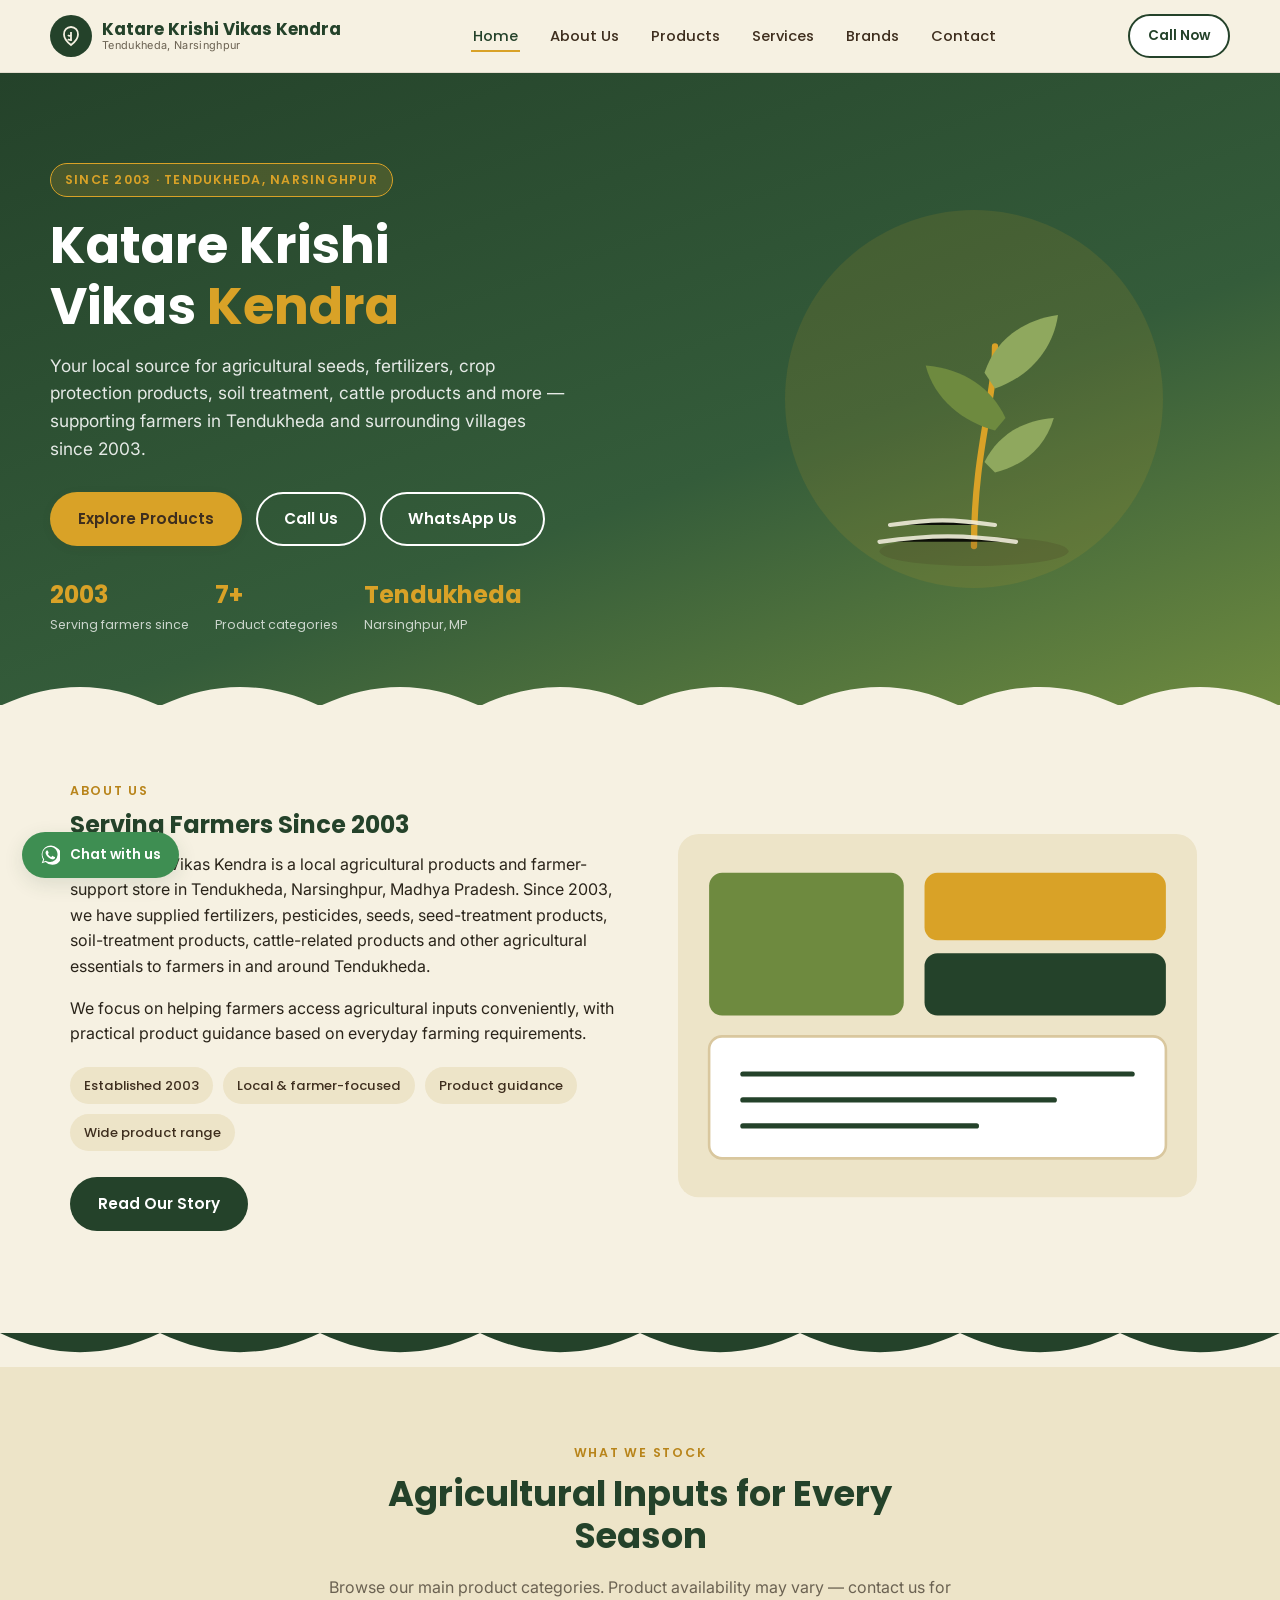
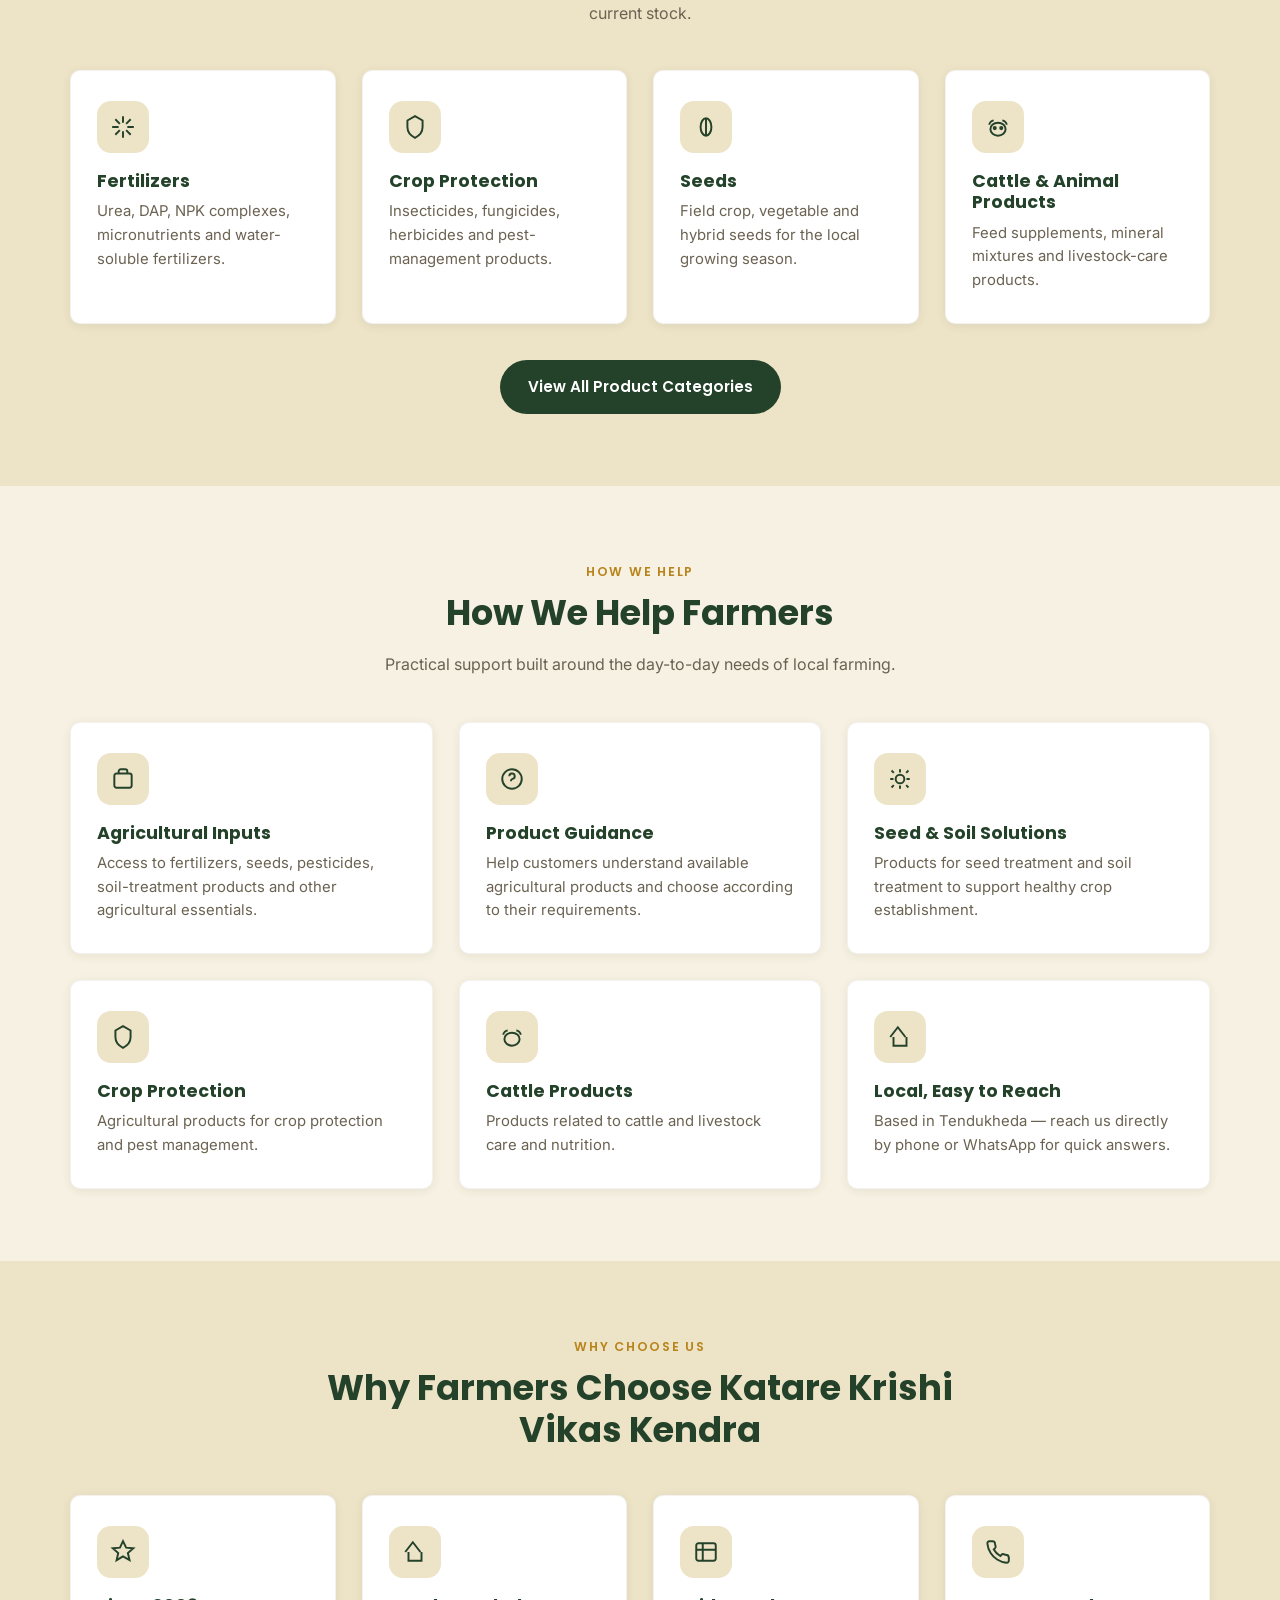
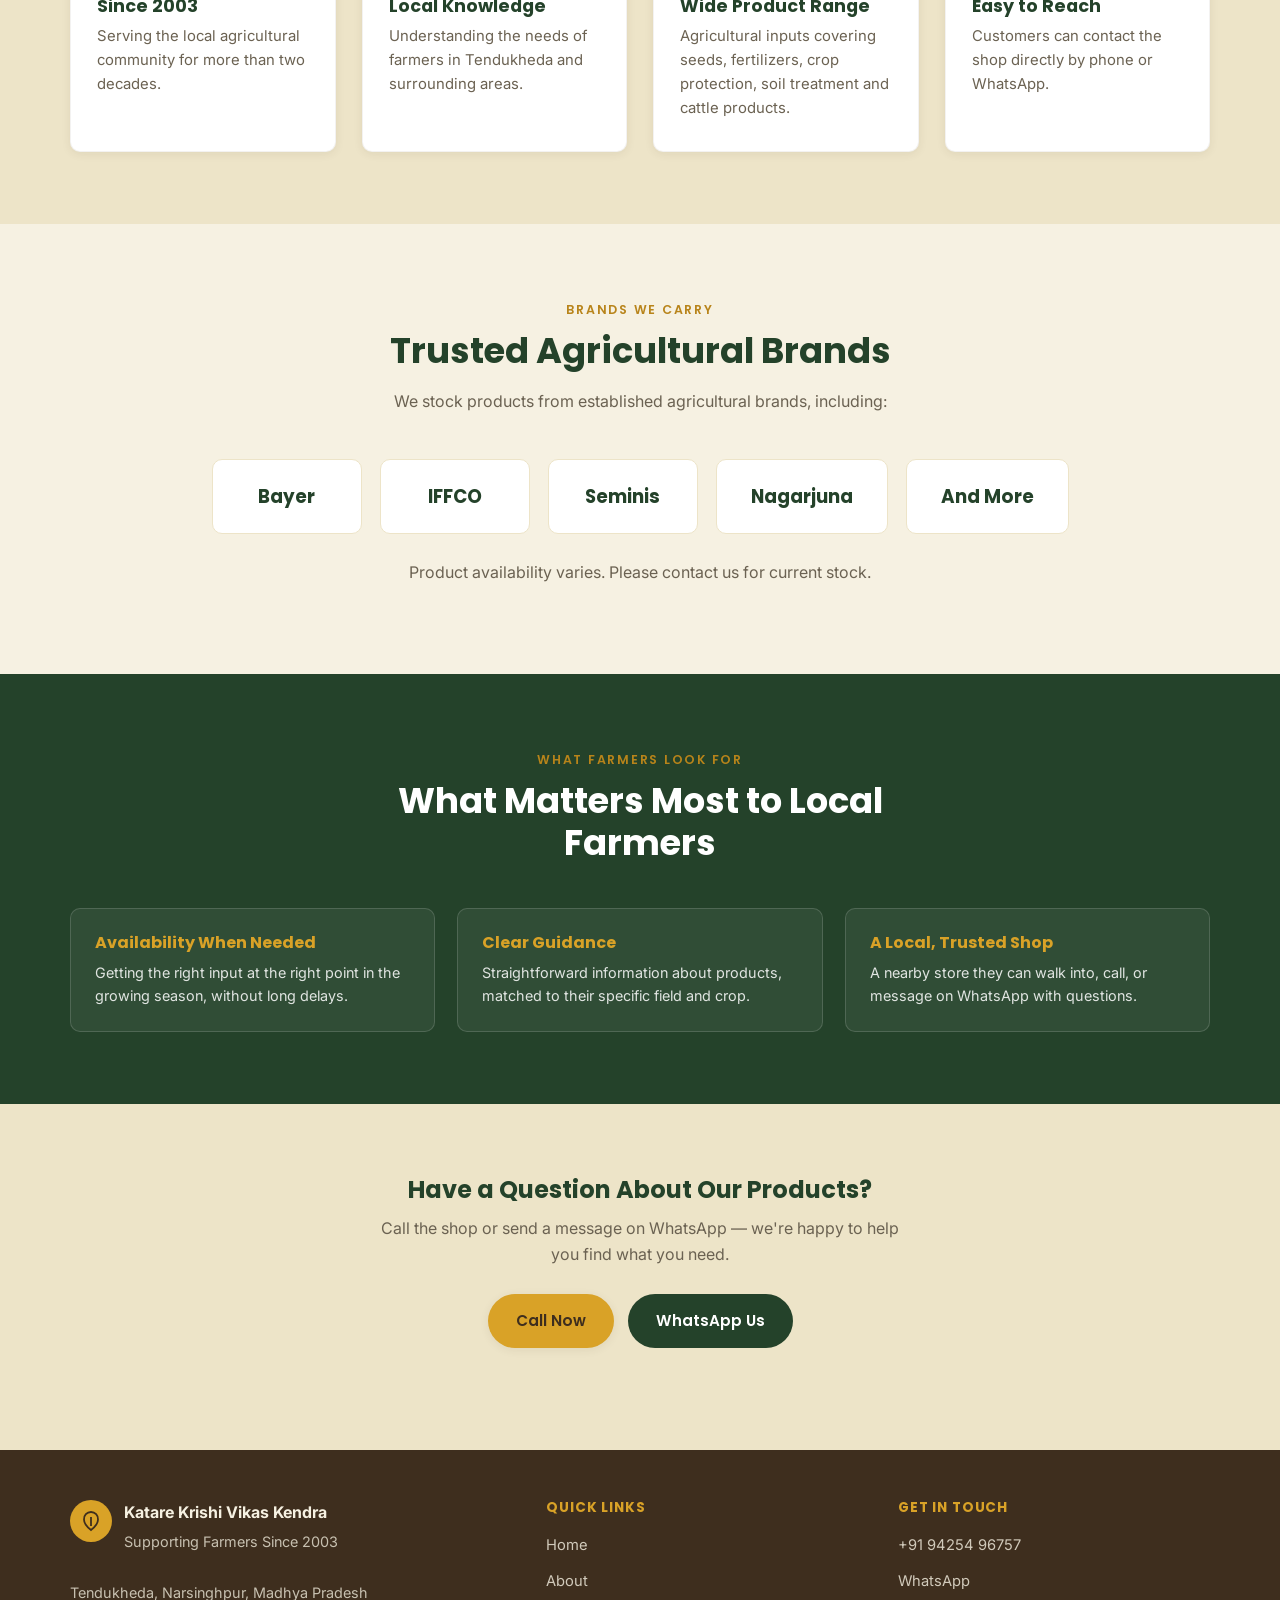
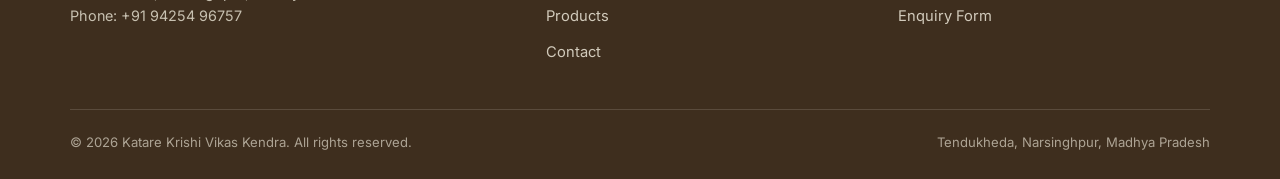
<file: index.html>
<!DOCTYPE html>
<html lang="en">
<head>
<meta charset="UTF-8" />
<meta name="viewport" content="width=device-width, initial-scale=1.0" />
<title>Katare Krishi Vikas Kendra | Agricultural Products in Tendukheda</title>
<meta name="description" content="Katare Krishi Vikas Kendra, established in 2003, provides agricultural seeds, fertilizers, crop protection products, soil treatment, seed treatment and cattle products in Tendukheda, Narsinghpur." />
<meta property="og:title" content="Katare Krishi Vikas Kendra | Agricultural Products in Tendukheda" />
<meta property="og:description" content="Serving farmers in Tendukheda, Narsinghpur, Madhya Pradesh since 2003 with fertilizers, seeds, crop protection, soil treatment and cattle products." />
<meta property="og:type" content="website" />
<link rel="preconnect" href="https://fonts.googleapis.com">
<link rel="preconnect" href="https://fonts.gstatic.com" crossorigin>
<link href="https://fonts.googleapis.com/css2?family=Poppins:wght@500;600;700&family=Inter:wght@400;500;600&display=swap" rel="stylesheet">
<link rel="stylesheet" href="style.css" />
</head>
<body>
<a class="skip-link" href="#main">Skip to main content</a>

<!-- ===================== HEADER ===================== -->
<header class="site-header">
  <nav class="nav container" aria-label="Main navigation">
    <a href="index.html" class="brand">
      <span class="brand-mark" aria-hidden="true">
        <svg viewBox="0 0 24 24" fill="none" stroke="#F6F1E2" stroke-width="1.8"><path d="M12 21c-4-3-7-6.5-7-10.5A7 7 0 0 1 12 3a7 7 0 0 1 7 7.5c0 4-3 7.5-7 10.5Z"/><path d="M12 8v9"/><path d="M9 11c1 1.2 2 1.2 3 0M9 15c1 1.2 2 1.2 3 0"/></svg>
      </span>
      <span class="brand-text">Katare Krishi Vikas Kendra<small>Tendukheda, Narsinghpur</small></span>
    </a>

    <ul class="nav-links">
      <li><a href="index.html" aria-current="page">Home</a></li>
      <li><a href="about.html">About Us</a></li>
      <li><a href="products.html">Products</a></li>
      <li><a href="index.html#services">Services</a></li>
      <li><a href="index.html#brands">Brands</a></li>
      <li><a href="contact.html">Contact</a></li>
    </ul>

    <div class="nav-cta">
      <a href="tel:+919425496757" class="btn btn-call btn-sm"><span>Call Now</span></a>
      <button class="nav-toggle" aria-label="Toggle navigation menu" aria-expanded="false">
        <span></span><span></span><span></span>
      </button>
    </div>
  </nav>
</header>

<main id="main">

  <!-- ===================== HERO ===================== -->
  <section class="hero">
    <div class="container hero-inner">
      <div class="hero-copy">
        <span class="hero-eyebrow">Since 2003 &middot; Tendukheda, Narsinghpur</span>
        <h1>Katare Krishi<br>Vikas <span>Kendra</span></h1>
        <p class="hero-sub">Your local source for agricultural seeds, fertilizers, crop protection products, soil treatment, cattle products and more &mdash; supporting farmers in Tendukheda and surrounding villages since 2003.</p>
        <div class="hero-actions">
          <a href="products.html" class="btn btn-primary">Explore Products</a>
          <a href="tel:+919425496757" class="btn btn-outline">Call Us</a>
          <a href="https://wa.me/919425496757?text=Hello%2C%20I%20would%20like%20to%20enquire%20about%20agricultural%20products%20available%20at%20Katare%20Krishi%20Vikas%20Kendra." target="_blank" rel="noopener" class="btn btn-outline">WhatsApp Us</a>
        </div>
        <div class="hero-meta">
          <div><strong>2003</strong><span>Serving farmers since</span></div>
          <div><strong>7+</strong><span>Product categories</span></div>
          <div><strong>Tendukheda</strong><span>Narsinghpur, MP</span></div>
        </div>
      </div>

      <div class="hero-art" aria-hidden="true">
        <svg viewBox="0 0 400 400" xmlns="http://www.w3.org/2000/svg">
          <circle cx="200" cy="200" r="180" fill="rgba(217,162,39,0.12)"/>
          <path d="M200 340c0-90 20-140 20-190" stroke="#D9A227" stroke-width="6" stroke-linecap="round" fill="none"/>
          <path d="M220 190c30-10 55-35 60-70-35 5-60 25-70 55" fill="#8FA85E"/>
          <path d="M220 230c-30-8-58-30-66-62 37 3 63 22 76 50" fill="#6E8A3F"/>
          <path d="M220 270c26-6 48-24 56-52-31 2-54 18-66 42" fill="#8FA85E"/>
          <ellipse cx="200" cy="345" rx="90" ry="14" fill="#3E2E1E" opacity="0.18"/>
          <g stroke="#F6F1E2" stroke-width="4" stroke-linecap="round" opacity="0.85">
            <path d="M120 320c40-6 60-6 100 0"/>
            <path d="M110 336c50-7 80-7 130 0"/>
          </g>
        </svg>
      </div>
    </div>

    <svg class="furrow hero-bottom-furrow furrow-cream" viewBox="0 0 1200 40" preserveAspectRatio="none" aria-hidden="true">
      <path d="M0 40 C 50 10, 100 10, 150 40 C 200 10, 250 10, 300 40 C 350 10, 400 10, 450 40 C 500 10, 550 10, 600 40 C 650 10, 700 10, 750 40 C 800 10, 850 10, 900 40 C 950 10, 1000 10, 1050 40 C 1100 10, 1150 10, 1200 40 L1200 40 L0 40 Z"/>
    </svg>
  </section>

  <!-- ===================== ABOUT SNAPSHOT ===================== -->
  <section class="section">
    <div class="container about-grid">
      <div class="reveal">
        <span class="eyebrow">About Us</span>
        <h2>Serving Farmers Since 2003</h2>
        <p>Katare Krishi Vikas Kendra is a local agricultural products and farmer-support store in Tendukheda, Narsinghpur, Madhya Pradesh. Since 2003, we have supplied fertilizers, pesticides, seeds, seed-treatment products, soil-treatment products, cattle-related products and other agricultural essentials to farmers in and around Tendukheda.</p>
        <p>We focus on helping farmers access agricultural inputs conveniently, with practical product guidance based on everyday farming requirements.</p>
        <div class="pill-list">
          <span class="pill">Established 2003</span>
          <span class="pill">Local &amp; farmer-focused</span>
          <span class="pill">Product guidance</span>
          <span class="pill">Wide product range</span>
        </div>
        <div class="hero-actions" style="margin-top:26px;">
          <a href="about.html" class="btn btn-green">Read Our Story</a>
        </div>
      </div>
      <div class="reveal" aria-hidden="true">
        <svg viewBox="0 0 420 340" xmlns="http://www.w3.org/2000/svg">
          <rect x="10" y="30" width="400" height="280" rx="16" fill="#EDE4C8"/>
          <rect x="34" y="60" width="150" height="110" rx="10" fill="#6E8A3F"/>
          <rect x="200" y="60" width="186" height="52" rx="10" fill="#D9A227"/>
          <rect x="200" y="122" width="186" height="48" rx="10" fill="#24422A"/>
          <rect x="34" y="186" width="352" height="94" rx="10" fill="#FFFFFF" stroke="#D9C79E" stroke-width="2"/>
          <g stroke="#24422A" stroke-width="4" stroke-linecap="round">
            <path d="M60 215 h300"/>
            <path d="M60 235 h240"/>
            <path d="M60 255 h180"/>
          </g>
        </svg>
      </div>
    </div>
  </section>

  <svg class="furrow furrow-deep" viewBox="0 0 1200 40" preserveAspectRatio="none" aria-hidden="true" style="transform:scaleY(-1); background: var(--cream);">
    <path d="M0 40 C 50 10, 100 10, 150 40 C 200 10, 250 10, 300 40 C 350 10, 400 10, 450 40 C 500 10, 550 10, 600 40 C 650 10, 700 10, 750 40 C 800 10, 850 10, 900 40 C 950 10, 1000 10, 1050 40 C 1100 10, 1150 10, 1200 40 L1200 40 L0 40 Z"/>
  </svg>

  <!-- ===================== PRODUCTS PREVIEW ===================== -->
  <section class="section section-alt" id="products-preview">
    <div class="container">
      <div class="section-head reveal">
        <span class="eyebrow">What We Stock</span>
        <h2>Agricultural Inputs for Every Season</h2>
        <p>Browse our main product categories. Product availability may vary &mdash; contact us for current stock.</p>
      </div>

      <div class="grid grid-4">
        <a href="products.html#fertilizers" class="card reveal">
          <div class="card-icon" aria-hidden="true"><svg viewBox="0 0 24 24" fill="none" stroke="currentColor" stroke-width="1.8"><path d="M12 2v6M12 22v-6M4.9 4.9l4.2 4.2M14.9 14.9l4.2 4.2M2 12h6M16 12h6M4.9 19.1l4.2-4.2M14.9 9.1l4.2-4.2"/></svg></div>
          <h3>Fertilizers</h3>
          <p>Urea, DAP, NPK complexes, micronutrients and water-soluble fertilizers.</p>
        </a>
        <a href="products.html#crop-protection" class="card reveal">
          <div class="card-icon" aria-hidden="true"><svg viewBox="0 0 24 24" fill="none" stroke="currentColor" stroke-width="1.8"><path d="M12 2l7 4v6c0 5-3 8-7 10-4-2-7-5-7-10V6l7-4Z"/></svg></div>
          <h3>Crop Protection</h3>
          <p>Insecticides, fungicides, herbicides and pest-management products.</p>
        </a>
        <a href="products.html#seeds" class="card reveal">
          <div class="card-icon" aria-hidden="true"><svg viewBox="0 0 24 24" fill="none" stroke="currentColor" stroke-width="1.8"><ellipse cx="12" cy="12" rx="5" ry="8"/><path d="M12 4v16"/></svg></div>
          <h3>Seeds</h3>
          <p>Field crop, vegetable and hybrid seeds for the local growing season.</p>
        </a>
        <a href="products.html#cattle" class="card reveal">
          <div class="card-icon" aria-hidden="true"><svg viewBox="0 0 24 24" fill="none" stroke="currentColor" stroke-width="1.8"><path d="M4 10c0-2 2-4 4-4M20 10c0-2-2-4-4-4"/><ellipse cx="12" cy="14" rx="7" ry="6"/><circle cx="9" cy="13" r="1"/><circle cx="15" cy="13" r="1"/></svg></div>
          <h3>Cattle &amp; Animal Products</h3>
          <p>Feed supplements, mineral mixtures and livestock-care products.</p>
        </a>
      </div>
      <div style="text-align:center; margin-top:36px;">
        <a href="products.html" class="btn btn-green">View All Product Categories</a>
      </div>
    </div>
  </section>

  <!-- ===================== SERVICES ===================== -->
  <section class="section" id="services">
    <div class="container">
      <div class="section-head reveal">
        <span class="eyebrow">How We Help</span>
        <h2>How We Help Farmers</h2>
        <p>Practical support built around the day-to-day needs of local farming.</p>
      </div>
      <div class="grid grid-3">
        <div class="card reveal">
          <div class="card-icon" aria-hidden="true"><svg viewBox="0 0 24 24" fill="none" stroke="currentColor" stroke-width="1.8"><rect x="4" y="7" width="16" height="13" rx="2"/><path d="M8 7V5a2 2 0 0 1 2-2h4a2 2 0 0 1 2 2v2"/></svg></div>
          <h3>Agricultural Inputs</h3>
          <p>Access to fertilizers, seeds, pesticides, soil-treatment products and other agricultural essentials.</p>
        </div>
        <div class="card reveal">
          <div class="card-icon" aria-hidden="true"><svg viewBox="0 0 24 24" fill="none" stroke="currentColor" stroke-width="1.8"><circle cx="12" cy="12" r="9"/><path d="M9.5 9.5a2.5 2.5 0 1 1 3 2.4c-.7.3-1.5.9-1.5 2.1M12 17h.01"/></svg></div>
          <h3>Product Guidance</h3>
          <p>Help customers understand available agricultural products and choose according to their requirements.</p>
        </div>
        <div class="card reveal">
          <div class="card-icon" aria-hidden="true"><svg viewBox="0 0 24 24" fill="none" stroke="currentColor" stroke-width="1.8"><path d="M12 3v3M12 18v3M4.2 4.2l2.1 2.1M17.7 17.7l2.1 2.1M3 12h3M18 12h3M4.2 19.8l2.1-2.1M17.7 6.3l2.1-2.1"/><circle cx="12" cy="12" r="4"/></svg></div>
          <h3>Seed &amp; Soil Solutions</h3>
          <p>Products for seed treatment and soil treatment to support healthy crop establishment.</p>
        </div>
        <div class="card reveal">
          <div class="card-icon" aria-hidden="true"><svg viewBox="0 0 24 24" fill="none" stroke="currentColor" stroke-width="1.8"><path d="M12 2l7 4v6c0 5-3 8-7 10-4-2-7-5-7-10V6l7-4Z"/></svg></div>
          <h3>Crop Protection</h3>
          <p>Agricultural products for crop protection and pest management.</p>
        </div>
        <div class="card reveal">
          <div class="card-icon" aria-hidden="true"><svg viewBox="0 0 24 24" fill="none" stroke="currentColor" stroke-width="1.8"><path d="M4 10c0-2 2-4 4-4M20 10c0-2-2-4-4-4"/><ellipse cx="12" cy="14" rx="7" ry="6"/></svg></div>
          <h3>Cattle Products</h3>
          <p>Products related to cattle and livestock care and nutrition.</p>
        </div>
        <div class="card reveal">
          <div class="card-icon" aria-hidden="true"><svg viewBox="0 0 24 24" fill="none" stroke="currentColor" stroke-width="1.8"><path d="M3 12l7-9 7 9M6 12v8h12v-8"/></svg></div>
          <h3>Local, Easy to Reach</h3>
          <p>Based in Tendukheda &mdash; reach us directly by phone or WhatsApp for quick answers.</p>
        </div>
      </div>
    </div>
  </section>

  <!-- ===================== WHY CHOOSE US ===================== -->
  <section class="section section-alt">
    <div class="container">
      <div class="section-head reveal">
        <span class="eyebrow">Why Choose Us</span>
        <h2>Why Farmers Choose Katare Krishi Vikas Kendra</h2>
      </div>
      <div class="grid grid-4">
        <div class="card reveal">
          <div class="card-icon" aria-hidden="true"><svg viewBox="0 0 24 24" fill="none" stroke="currentColor" stroke-width="1.8"><path d="M12 2l2.9 6 6.6.6-5 4.4 1.5 6.5L12 16l-5.9 3.5L7.6 13l-5-4.4 6.6-.6L12 2z"/></svg></div>
          <h3>Since 2003</h3>
          <p>Serving the local agricultural community for more than two decades.</p>
        </div>
        <div class="card reveal">
          <div class="card-icon" aria-hidden="true"><svg viewBox="0 0 24 24" fill="none" stroke="currentColor" stroke-width="1.8"><path d="M3 12l7-9 7 9M6 12v8h12v-8"/></svg></div>
          <h3>Local Knowledge</h3>
          <p>Understanding the needs of farmers in Tendukheda and surrounding areas.</p>
        </div>
        <div class="card reveal">
          <div class="card-icon" aria-hidden="true"><svg viewBox="0 0 24 24" fill="none" stroke="currentColor" stroke-width="1.8"><rect x="3" y="4" width="18" height="16" rx="2"/><path d="M3 10h18M9 4v16"/></svg></div>
          <h3>Wide Product Range</h3>
          <p>Agricultural inputs covering seeds, fertilizers, crop protection, soil treatment and cattle products.</p>
        </div>
        <div class="card reveal">
          <div class="card-icon" aria-hidden="true"><svg viewBox="0 0 24 24" fill="none" stroke="currentColor" stroke-width="1.8"><path d="M22 16.9v3a2 2 0 0 1-2.2 2 19.8 19.8 0 0 1-8.6-3 19.5 19.5 0 0 1-6-6 19.8 19.8 0 0 1-3-8.7A2 2 0 0 1 4.1 2h3a2 2 0 0 1 2 1.7c.1.9.3 1.8.6 2.7a2 2 0 0 1-.4 2.1L8.1 9.7a16 16 0 0 0 6 6l1.2-1.2a2 2 0 0 1 2.1-.4c.9.3 1.8.5 2.7.6a2 2 0 0 1 1.7 2Z"/></svg></div>
          <h3>Easy to Reach</h3>
          <p>Customers can contact the shop directly by phone or WhatsApp.</p>
        </div>
      </div>
    </div>
  </section>

  <!-- ===================== BRANDS ===================== -->
  <section class="section" id="brands">
    <div class="container">
      <div class="section-head reveal">
        <span class="eyebrow">Brands We Carry</span>
        <h2>Trusted Agricultural Brands</h2>
        <p>We stock products from established agricultural brands, including:</p>
      </div>
      <div class="brand-strip reveal">
        <span class="brand-chip">Bayer</span>
        <span class="brand-chip">IFFCO</span>
        <span class="brand-chip">Seminis</span>
        <span class="brand-chip">Nagarjuna</span>
        <span class="brand-chip">And More</span>
      </div>
      <p style="text-align:center; margin-top:26px; color:var(--muted);">Product availability varies. Please contact us for current stock.</p>
    </div>
  </section>

  <!-- ===================== WHAT FARMERS LOOK FOR ===================== -->
  <section class="section section-dark">
    <div class="container">
      <div class="section-head reveal">
        <span class="eyebrow">What Farmers Look For</span>
        <h2>What Matters Most to Local Farmers</h2>
      </div>
      <div class="look-for-grid reveal">
        <div class="look-for-card">
          <h3>Availability When Needed</h3>
          <p>Getting the right input at the right point in the growing season, without long delays.</p>
        </div>
        <div class="look-for-card">
          <h3>Clear Guidance</h3>
          <p>Straightforward information about products, matched to their specific field and crop.</p>
        </div>
        <div class="look-for-card">
          <h3>A Local, Trusted Shop</h3>
          <p>A nearby store they can walk into, call, or message on WhatsApp with questions.</p>
        </div>
      </div>
    </div>
  </section>

  <!-- ===================== CTA ===================== -->
  <section class="section section-alt">
    <div class="container" style="text-align:center;">
      <h2 class="reveal">Have a Question About Our Products?</h2>
      <p class="reveal" style="max-width:520px;margin:0 auto 26px;color:var(--muted);">Call the shop or send a message on WhatsApp &mdash; we're happy to help you find what you need.</p>
      <div class="hero-actions reveal" style="justify-content:center;">
        <a href="tel:+919425496757" class="btn btn-primary">Call Now</a>
        <a href="https://wa.me/919425496757?text=Hello%2C%20I%20would%20like%20to%20enquire%20about%20agricultural%20products%20available%20at%20Katare%20Krishi%20Vikas%20Kendra." target="_blank" rel="noopener" class="btn btn-green">WhatsApp Us</a>
      </div>
    </div>
  </section>

</main>

<!-- ===================== FOOTER ===================== -->
<footer class="site-footer">
  <div class="container">
    <div class="footer-grid">
      <div>
        <div class="footer-brand">
          <span class="brand-mark" aria-hidden="true">
            <svg viewBox="0 0 24 24" fill="none" stroke="currentColor" stroke-width="1.8"><path d="M12 21c-4-3-7-6.5-7-10.5A7 7 0 0 1 12 3a7 7 0 0 1 7 7.5c0 4-3 7.5-7 10.5Z"/><path d="M12 8v9"/></svg>
          </span>
          <div>
            <strong>Katare Krishi Vikas Kendra</strong>
            <p class="footer-note" style="margin-top:4px;">Supporting Farmers Since 2003</p>
          </div>
        </div>
        <p class="footer-note">Tendukheda, Narsinghpur, Madhya Pradesh<br>Phone: +91 94254 96757</p>
      </div>
      <div>
        <h4>Quick Links</h4>
        <ul class="footer-links">
          <li><a href="index.html">Home</a></li>
          <li><a href="about.html">About</a></li>
          <li><a href="products.html">Products</a></li>
          <li><a href="contact.html">Contact</a></li>
        </ul>
      </div>
      <div>
        <h4>Get in Touch</h4>
        <ul class="footer-links">
          <li><a href="tel:+919425496757">+91 94254 96757</a></li>
          <li><a href="https://wa.me/919425496757" target="_blank" rel="noopener">WhatsApp</a></li>
          <li><a href="contact.html">Enquiry Form</a></li>
        </ul>
      </div>
    </div>
    <div class="footer-bottom">
      <span>&copy; 2026 Katare Krishi Vikas Kendra. All rights reserved.</span>
      <span>Tendukheda, Narsinghpur, Madhya Pradesh</span>
    </div>
  </div>
</footer>

<button class="scroll-top" aria-label="Scroll to top">
  <svg viewBox="0 0 24 24" fill="none" stroke="currentColor" stroke-width="2"><path d="M12 19V5M5 12l7-7 7 7"/></svg>
</button>

<a class="whatsapp-float" href="https://wa.me/919425496757?text=Hello%2C%20I%20would%20like%20to%20enquire%20about%20agricultural%20products%20available%20at%20Katare%20Krishi%20Vikas%20Kendra." target="_blank" rel="noopener" aria-label="Chat on WhatsApp">
  <svg viewBox="0 0 24 24" fill="currentColor"><path d="M20.5 3.5A11 11 0 0 0 3.7 17.4L2 22l4.7-1.6A11 11 0 1 0 20.5 3.5Zm-8.5 17a9 9 0 0 1-4.6-1.3l-.3-.2-3 1 1-2.9-.2-.3A9 9 0 1 1 21 12a9 9 0 0 1-9 8.5Zm5-6.5c-.3-.1-1.6-.8-1.8-.9-.2-.1-.4-.1-.6.1-.2.3-.7.9-.8 1-.2.2-.3.2-.5.1a7.4 7.4 0 0 1-2.2-1.4 8.3 8.3 0 0 1-1.5-1.9c-.2-.3 0-.4.1-.6l.4-.5c.1-.1.2-.3.2-.4.1-.2 0-.3 0-.5l-.8-1.9c-.2-.5-.4-.4-.6-.4h-.5c-.2 0-.5.1-.7.3-.2.3-1 1-1 2.3s1 2.7 1.1 2.9c.1.2 2 3 4.8 4.3.7.3 1.2.5 1.6.6.7.2 1.3.2 1.8.1.5-.1 1.6-.7 1.9-1.3.2-.6.2-1.1.2-1.2-.1-.1-.3-.2-.5-.3Z"/></svg>
  <span>Chat with us</span>
</a>

<script src="script.js"></script>
</body>
</html>
</file>
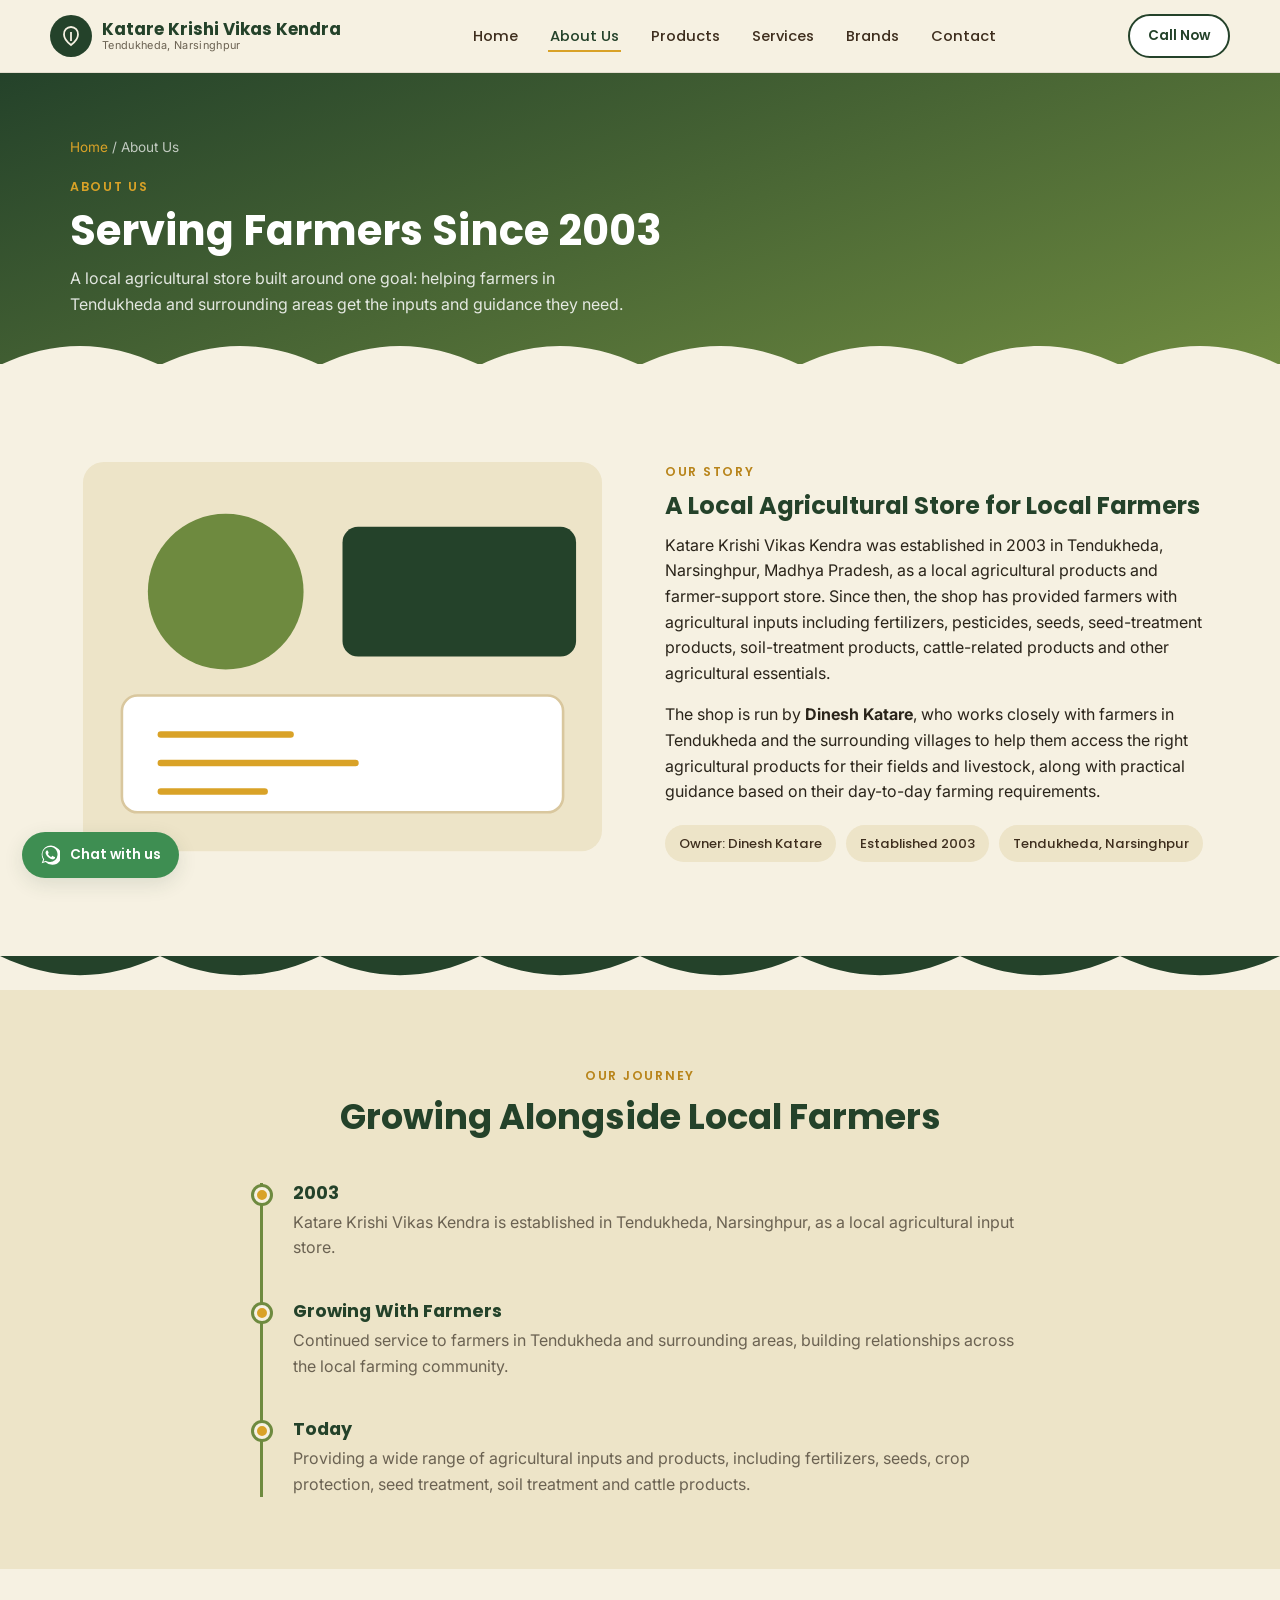
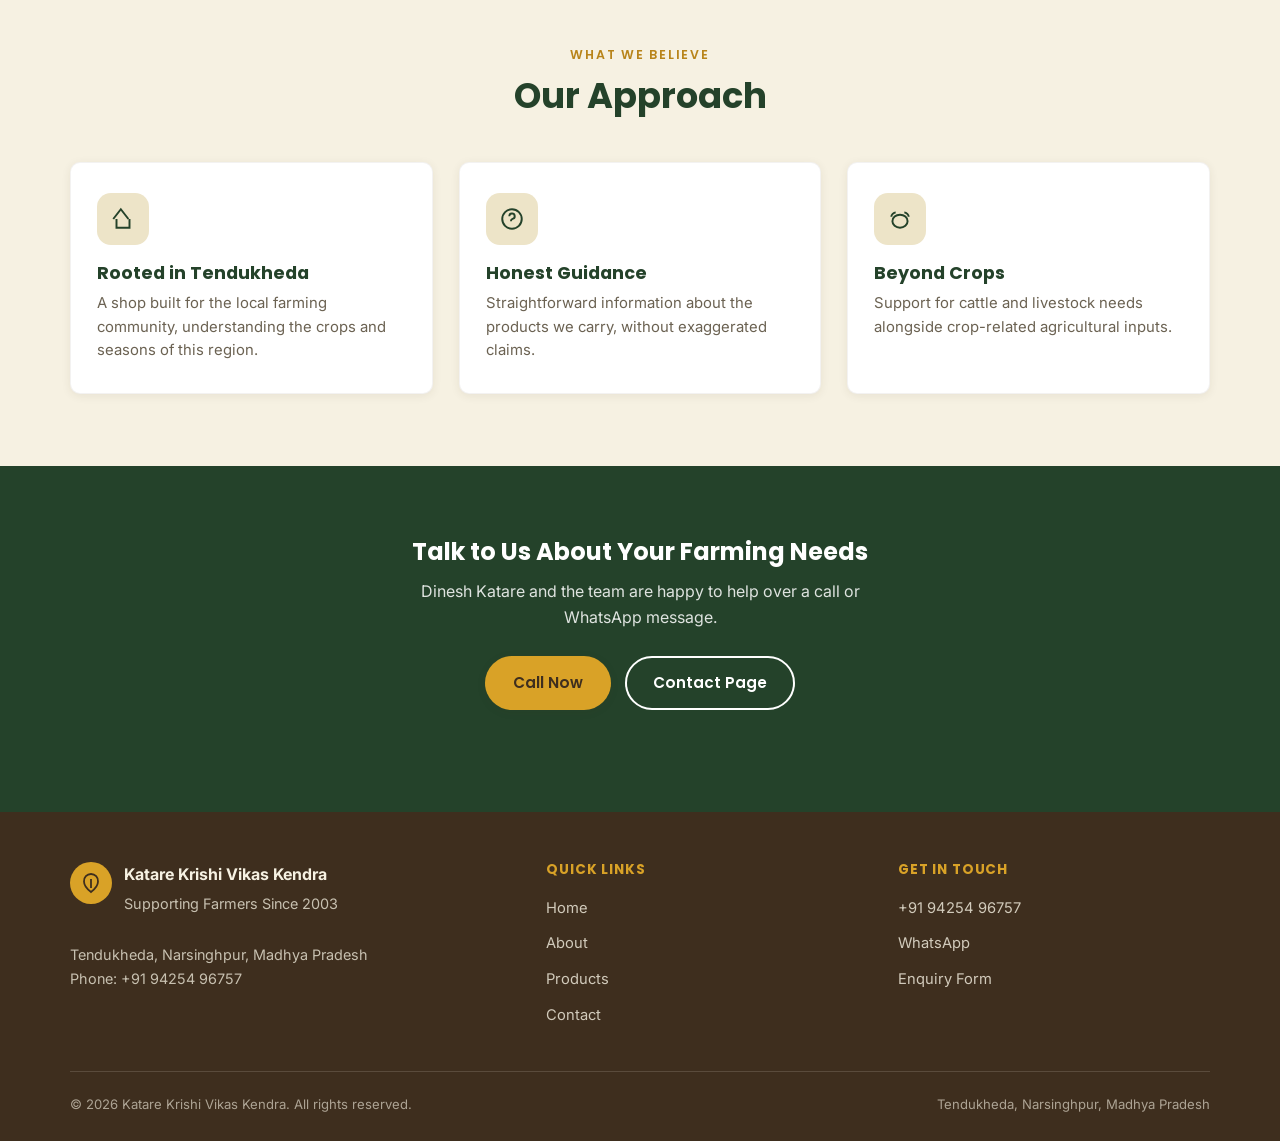
<file: about.html>
<!DOCTYPE html>
<html lang="en">
<head>
<meta charset="UTF-8" />
<meta name="viewport" content="width=device-width, initial-scale=1.0" />
<title>About Us | Katare Krishi Vikas Kendra</title>
<meta name="description" content="Learn about Katare Krishi Vikas Kendra, a local agricultural input store in Tendukheda, Narsinghpur, run by Dinesh Katare and serving farmers since 2003." />
<link rel="preconnect" href="https://fonts.googleapis.com">
<link rel="preconnect" href="https://fonts.gstatic.com" crossorigin>
<link href="https://fonts.googleapis.com/css2?family=Poppins:wght@500;600;700&family=Inter:wght@400;500;600&display=swap" rel="stylesheet">
<link rel="stylesheet" href="style.css" />
</head>
<body>
<a class="skip-link" href="#main">Skip to main content</a>

<header class="site-header">
  <nav class="nav container" aria-label="Main navigation">
    <a href="index.html" class="brand">
      <span class="brand-mark" aria-hidden="true">
        <svg viewBox="0 0 24 24" fill="none" stroke="#F6F1E2" stroke-width="1.8"><path d="M12 21c-4-3-7-6.5-7-10.5A7 7 0 0 1 12 3a7 7 0 0 1 7 7.5c0 4-3 7.5-7 10.5Z"/><path d="M12 8v9"/></svg>
      </span>
      <span class="brand-text">Katare Krishi Vikas Kendra<small>Tendukheda, Narsinghpur</small></span>
    </a>
    <ul class="nav-links">
      <li><a href="index.html">Home</a></li>
      <li><a href="about.html" aria-current="page">About Us</a></li>
      <li><a href="products.html">Products</a></li>
      <li><a href="index.html#services">Services</a></li>
      <li><a href="index.html#brands">Brands</a></li>
      <li><a href="contact.html">Contact</a></li>
    </ul>
    <div class="nav-cta">
      <a href="tel:+919425496757" class="btn btn-call btn-sm"><span>Call Now</span></a>
      <button class="nav-toggle" aria-label="Toggle navigation menu" aria-expanded="false">
        <span></span><span></span><span></span>
      </button>
    </div>
  </nav>
</header>

<main id="main">

  <section class="page-hero">
    <div class="container">
      <div class="breadcrumb"><a href="index.html">Home</a> / About Us</div>
      <span class="eyebrow">About Us</span>
      <h1>Serving Farmers Since 2003</h1>
      <p>A local agricultural store built around one goal: helping farmers in Tendukheda and surrounding areas get the inputs and guidance they need.</p>
    </div>
    <svg class="furrow hero-bottom-furrow furrow-cream" viewBox="0 0 1200 40" preserveAspectRatio="none" aria-hidden="true">
      <path d="M0 40 C 50 10, 100 10, 150 40 C 200 10, 250 10, 300 40 C 350 10, 400 10, 450 40 C 500 10, 550 10, 600 40 C 650 10, 700 10, 750 40 C 800 10, 850 10, 900 40 C 950 10, 1000 10, 1050 40 C 1100 10, 1150 10, 1200 40 L1200 40 L0 40 Z"/>
    </svg>
  </section>

  <section class="section">
    <div class="container about-grid">
      <div class="reveal" aria-hidden="true">
        <svg viewBox="0 0 420 340" xmlns="http://www.w3.org/2000/svg">
          <rect x="10" y="20" width="400" height="300" rx="16" fill="#EDE4C8"/>
          <circle cx="120" cy="120" r="60" fill="#6E8A3F"/>
          <rect x="210" y="70" width="180" height="100" rx="12" fill="#24422A"/>
          <rect x="40" y="200" width="340" height="90" rx="12" fill="#FFFFFF" stroke="#D9C79E" stroke-width="2"/>
          <g stroke="#D9A227" stroke-width="5" stroke-linecap="round">
            <path d="M70 230h100"/>
            <path d="M70 252h150"/>
            <path d="M70 274h80"/>
          </g>
        </svg>
      </div>
      <div class="reveal">
        <span class="eyebrow">Our Story</span>
        <h2>A Local Agricultural Store for Local Farmers</h2>
        <p>Katare Krishi Vikas Kendra was established in 2003 in Tendukheda, Narsinghpur, Madhya Pradesh, as a local agricultural products and farmer-support store. Since then, the shop has provided farmers with agricultural inputs including fertilizers, pesticides, seeds, seed-treatment products, soil-treatment products, cattle-related products and other agricultural essentials.</p>
        <p>The shop is run by <strong>Dinesh Katare</strong>, who works closely with farmers in Tendukheda and the surrounding villages to help them access the right agricultural products for their fields and livestock, along with practical guidance based on their day-to-day farming requirements.</p>
        <div class="pill-list">
          <span class="pill">Owner: Dinesh Katare</span>
          <span class="pill">Established 2003</span>
          <span class="pill">Tendukheda, Narsinghpur</span>
        </div>
      </div>
    </div>
  </section>

  <svg class="furrow furrow-deep" viewBox="0 0 1200 40" preserveAspectRatio="none" aria-hidden="true" style="transform:scaleY(-1);">
    <path d="M0 40 C 50 10, 100 10, 150 40 C 200 10, 250 10, 300 40 C 350 10, 400 10, 450 40 C 500 10, 550 10, 600 40 C 650 10, 700 10, 750 40 C 800 10, 850 10, 900 40 C 950 10, 1000 10, 1050 40 C 1100 10, 1150 10, 1200 40 L1200 40 L0 40 Z"/>
  </svg>

  <!-- ===================== TIMELINE ===================== -->
  <section class="section section-alt">
    <div class="container">
      <div class="section-head reveal">
        <span class="eyebrow">Our Journey</span>
        <h2>Growing Alongside Local Farmers</h2>
      </div>
      <div class="timeline reveal">
        <div class="timeline-item">
          <h3>2003</h3>
          <p>Katare Krishi Vikas Kendra is established in Tendukheda, Narsinghpur, as a local agricultural input store.</p>
        </div>
        <div class="timeline-item">
          <h3>Growing With Farmers</h3>
          <p>Continued service to farmers in Tendukheda and surrounding areas, building relationships across the local farming community.</p>
        </div>
        <div class="timeline-item">
          <h3>Today</h3>
          <p>Providing a wide range of agricultural inputs and products, including fertilizers, seeds, crop protection, seed treatment, soil treatment and cattle products.</p>
        </div>
      </div>
    </div>
  </section>

  <!-- ===================== MISSION / VALUES ===================== -->
  <section class="section">
    <div class="container">
      <div class="section-head reveal">
        <span class="eyebrow">What We Believe</span>
        <h2>Our Approach</h2>
      </div>
      <div class="grid grid-3">
        <div class="card reveal">
          <div class="card-icon" aria-hidden="true"><svg viewBox="0 0 24 24" fill="none" stroke="currentColor" stroke-width="1.8"><path d="M3 12l7-9 7 9M6 12v8h12v-8"/></svg></div>
          <h3>Rooted in Tendukheda</h3>
          <p>A shop built for the local farming community, understanding the crops and seasons of this region.</p>
        </div>
        <div class="card reveal">
          <div class="card-icon" aria-hidden="true"><svg viewBox="0 0 24 24" fill="none" stroke="currentColor" stroke-width="1.8"><circle cx="12" cy="12" r="9"/><path d="M9.5 9.5a2.5 2.5 0 1 1 3 2.4c-.7.3-1.5.9-1.5 2.1M12 17h.01"/></svg></div>
          <h3>Honest Guidance</h3>
          <p>Straightforward information about the products we carry, without exaggerated claims.</p>
        </div>
        <div class="card reveal">
          <div class="card-icon" aria-hidden="true"><svg viewBox="0 0 24 24" fill="none" stroke="currentColor" stroke-width="1.8"><path d="M4 10c0-2 2-4 4-4M20 10c0-2-2-4-4-4"/><ellipse cx="12" cy="14" rx="7" ry="6"/></svg></div>
          <h3>Beyond Crops</h3>
          <p>Support for cattle and livestock needs alongside crop-related agricultural inputs.</p>
        </div>
      </div>
    </div>
  </section>

  <!-- ===================== CTA ===================== -->
  <section class="section section-dark">
    <div class="container" style="text-align:center;">
      <h2 class="reveal">Talk to Us About Your Farming Needs</h2>
      <p class="reveal" style="max-width:520px;margin:0 auto 26px;color:rgba(255,255,255,0.85);">Dinesh Katare and the team are happy to help over a call or WhatsApp message.</p>
      <div class="hero-actions reveal" style="justify-content:center;">
        <a href="tel:+919425496757" class="btn btn-primary">Call Now</a>
        <a href="contact.html" class="btn btn-outline">Contact Page</a>
      </div>
    </div>
  </section>

</main>

<footer class="site-footer">
  <div class="container">
    <div class="footer-grid">
      <div>
        <div class="footer-brand">
          <span class="brand-mark" aria-hidden="true">
            <svg viewBox="0 0 24 24" fill="none" stroke="currentColor" stroke-width="1.8"><path d="M12 21c-4-3-7-6.5-7-10.5A7 7 0 0 1 12 3a7 7 0 0 1 7 7.5c0 4-3 7.5-7 10.5Z"/><path d="M12 8v9"/></svg>
          </span>
          <div>
            <strong>Katare Krishi Vikas Kendra</strong>
            <p class="footer-note" style="margin-top:4px;">Supporting Farmers Since 2003</p>
          </div>
        </div>
        <p class="footer-note">Tendukheda, Narsinghpur, Madhya Pradesh<br>Phone: +91 94254 96757</p>
      </div>
      <div>
        <h4>Quick Links</h4>
        <ul class="footer-links">
          <li><a href="index.html">Home</a></li>
          <li><a href="about.html">About</a></li>
          <li><a href="products.html">Products</a></li>
          <li><a href="contact.html">Contact</a></li>
        </ul>
      </div>
      <div>
        <h4>Get in Touch</h4>
        <ul class="footer-links">
          <li><a href="tel:+919425496757">+91 94254 96757</a></li>
          <li><a href="https://wa.me/919425496757" target="_blank" rel="noopener">WhatsApp</a></li>
          <li><a href="contact.html">Enquiry Form</a></li>
        </ul>
      </div>
    </div>
    <div class="footer-bottom">
      <span>&copy; 2026 Katare Krishi Vikas Kendra. All rights reserved.</span>
      <span>Tendukheda, Narsinghpur, Madhya Pradesh</span>
    </div>
  </div>
</footer>

<button class="scroll-top" aria-label="Scroll to top">
  <svg viewBox="0 0 24 24" fill="none" stroke="currentColor" stroke-width="2"><path d="M12 19V5M5 12l7-7 7 7"/></svg>
</button>

<a class="whatsapp-float" href="https://wa.me/919425496757?text=Hello%2C%20I%20would%20like%20to%20enquire%20about%20agricultural%20products%20available%20at%20Katare%20Krishi%20Vikas%20Kendra." target="_blank" rel="noopener" aria-label="Chat on WhatsApp">
  <svg viewBox="0 0 24 24" fill="currentColor"><path d="M20.5 3.5A11 11 0 0 0 3.7 17.4L2 22l4.7-1.6A11 11 0 1 0 20.5 3.5Zm-8.5 17a9 9 0 0 1-4.6-1.3l-.3-.2-3 1 1-2.9-.2-.3A9 9 0 1 1 21 12a9 9 0 0 1-9 8.5Zm5-6.5c-.3-.1-1.6-.8-1.8-.9-.2-.1-.4-.1-.6.1-.2.3-.7.9-.8 1-.2.2-.3.2-.5.1a7.4 7.4 0 0 1-2.2-1.4 8.3 8.3 0 0 1-1.5-1.9c-.2-.3 0-.4.1-.6l.4-.5c.1-.1.2-.3.2-.4.1-.2 0-.3 0-.5l-.8-1.9c-.2-.5-.4-.4-.6-.4h-.5c-.2 0-.5.1-.7.3-.2.3-1 1-1 2.3s1 2.7 1.1 2.9c.1.2 2 3 4.8 4.3.7.3 1.2.5 1.6.6.7.2 1.3.2 1.8.1.5-.1 1.6-.7 1.9-1.3.2-.6.2-1.1.2-1.2-.1-.1-.3-.2-.5-.3Z"/></svg>
  <span>Chat with us</span>
</a>

<script src="script.js"></script>
</body>
</html>
</file>
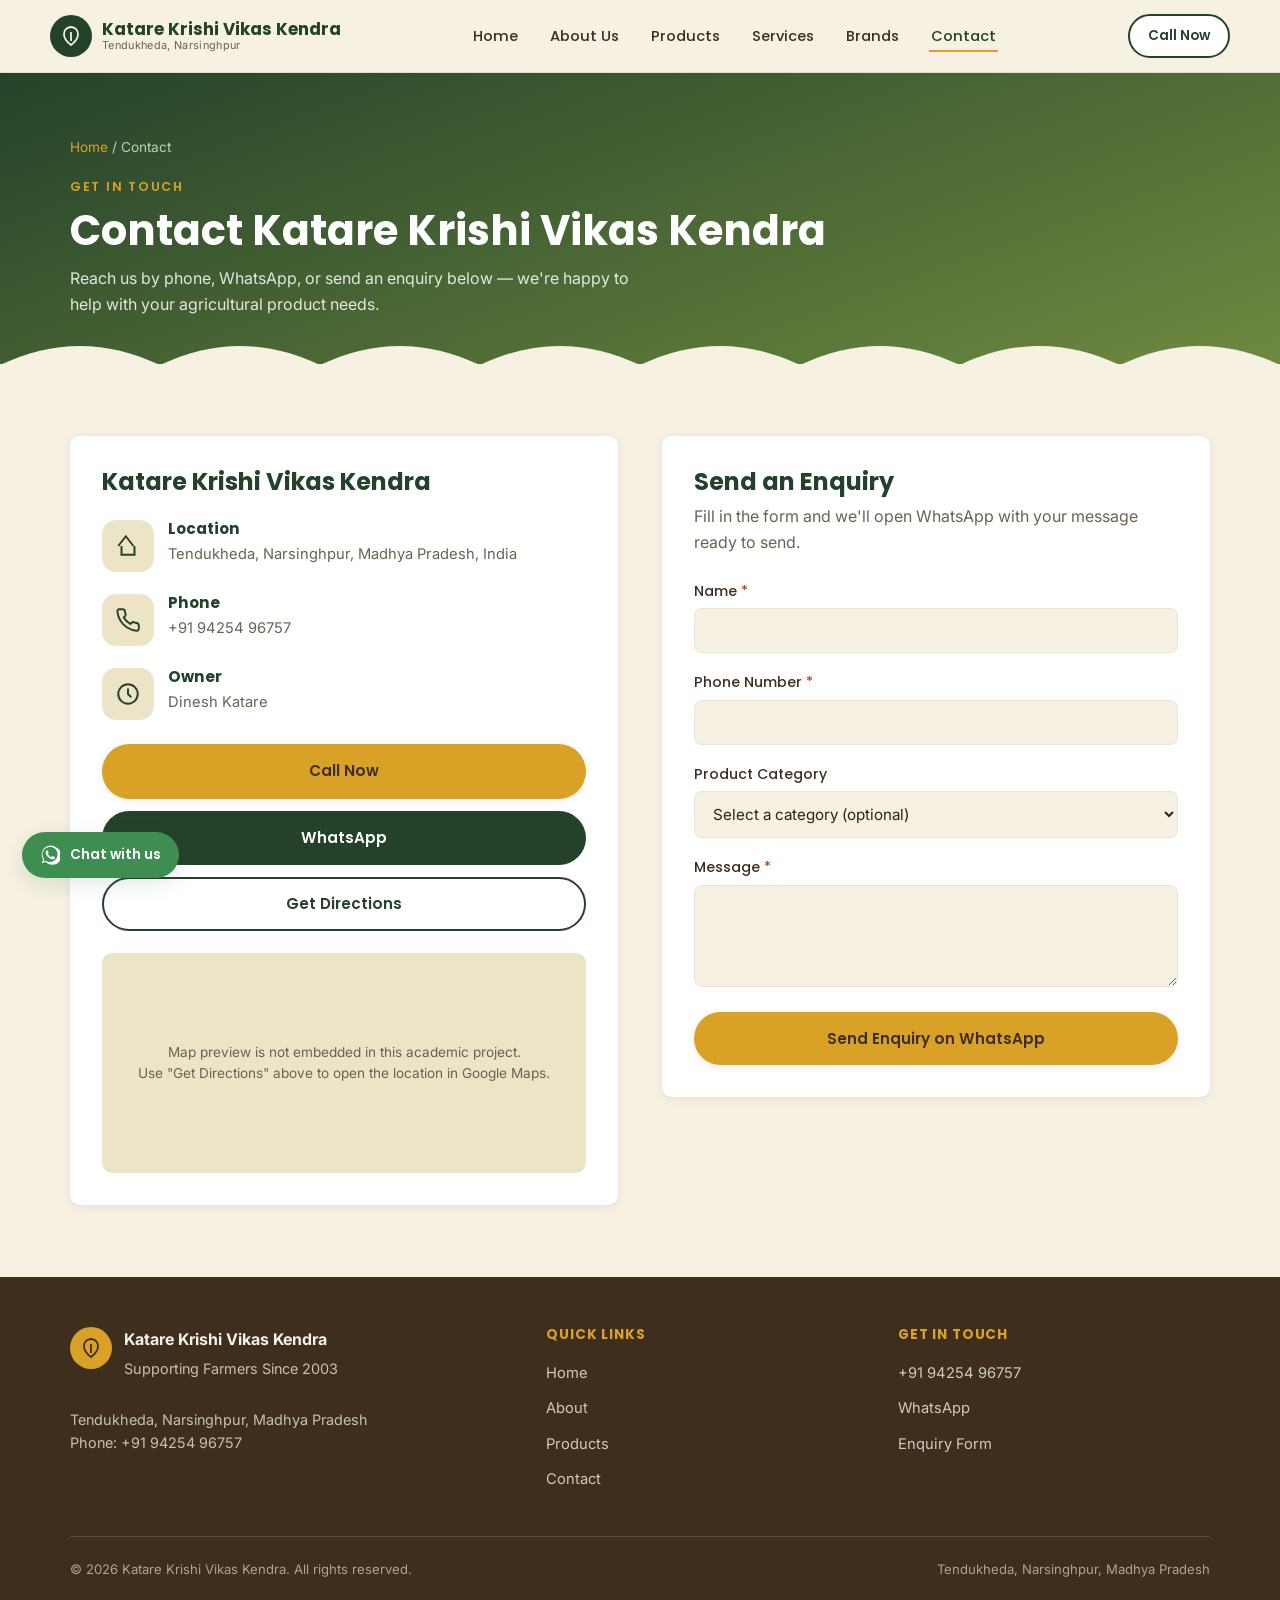
<file: contact.html>
<!DOCTYPE html>
<html lang="en">
<head>
<meta charset="UTF-8" />
<meta name="viewport" content="width=device-width, initial-scale=1.0" />
<title>Contact Us | Katare Krishi Vikas Kendra</title>
<meta name="description" content="Contact Katare Krishi Vikas Kendra in Tendukheda, Narsinghpur, Madhya Pradesh. Call, WhatsApp, or send an enquiry about agricultural products." />
<link rel="preconnect" href="https://fonts.googleapis.com">
<link rel="preconnect" href="https://fonts.gstatic.com" crossorigin>
<link href="https://fonts.googleapis.com/css2?family=Poppins:wght@500;600;700&family=Inter:wght@400;500;600&display=swap" rel="stylesheet">
<link rel="stylesheet" href="style.css" />
</head>
<body>
<a class="skip-link" href="#main">Skip to main content</a>

<header class="site-header">
  <nav class="nav container" aria-label="Main navigation">
    <a href="index.html" class="brand">
      <span class="brand-mark" aria-hidden="true">
        <svg viewBox="0 0 24 24" fill="none" stroke="#F6F1E2" stroke-width="1.8"><path d="M12 21c-4-3-7-6.5-7-10.5A7 7 0 0 1 12 3a7 7 0 0 1 7 7.5c0 4-3 7.5-7 10.5Z"/><path d="M12 8v9"/></svg>
      </span>
      <span class="brand-text">Katare Krishi Vikas Kendra<small>Tendukheda, Narsinghpur</small></span>
    </a>
    <ul class="nav-links">
      <li><a href="index.html">Home</a></li>
      <li><a href="about.html">About Us</a></li>
      <li><a href="products.html">Products</a></li>
      <li><a href="index.html#services">Services</a></li>
      <li><a href="index.html#brands">Brands</a></li>
      <li><a href="contact.html" aria-current="page">Contact</a></li>
    </ul>
    <div class="nav-cta">
      <a href="tel:+919425496757" class="btn btn-call btn-sm"><span>Call Now</span></a>
      <button class="nav-toggle" aria-label="Toggle navigation menu" aria-expanded="false">
        <span></span><span></span><span></span>
      </button>
    </div>
  </nav>
</header>

<main id="main">

  <section class="page-hero">
    <div class="container">
      <div class="breadcrumb"><a href="index.html">Home</a> / Contact</div>
      <span class="eyebrow">Get in Touch</span>
      <h1>Contact Katare Krishi Vikas Kendra</h1>
      <p>Reach us by phone, WhatsApp, or send an enquiry below &mdash; we're happy to help with your agricultural product needs.</p>
    </div>
    <svg class="furrow hero-bottom-furrow furrow-cream" viewBox="0 0 1200 40" preserveAspectRatio="none" aria-hidden="true">
      <path d="M0 40 C 50 10, 100 10, 150 40 C 200 10, 250 10, 300 40 C 350 10, 400 10, 450 40 C 500 10, 550 10, 600 40 C 650 10, 700 10, 750 40 C 800 10, 850 10, 900 40 C 950 10, 1000 10, 1050 40 C 1100 10, 1150 10, 1200 40 L1200 40 L0 40 Z"/>
    </svg>
  </section>

  <section class="section">
    <div class="container contact-grid">

      <!-- CONTACT DETAILS -->
      <div class="reveal">
        <div class="contact-card">
          <h2 style="margin-bottom:24px;">Katare Krishi Vikas Kendra</h2>

          <div class="contact-detail">
            <div class="card-icon" aria-hidden="true"><svg viewBox="0 0 24 24" fill="none" stroke="currentColor" stroke-width="1.8"><path d="M3 12l7-9 7 9M6 12v8h12v-8"/></svg></div>
            <div>
              <h4>Location</h4>
              <p>Tendukheda, Narsinghpur, Madhya Pradesh, India</p>
            </div>
          </div>

          <div class="contact-detail">
            <div class="card-icon" aria-hidden="true"><svg viewBox="0 0 24 24" fill="none" stroke="currentColor" stroke-width="1.8"><path d="M22 16.9v3a2 2 0 0 1-2.2 2 19.8 19.8 0 0 1-8.6-3 19.5 19.5 0 0 1-6-6 19.8 19.8 0 0 1-3-8.7A2 2 0 0 1 4.1 2h3a2 2 0 0 1 2 1.7c.1.9.3 1.8.6 2.7a2 2 0 0 1-.4 2.1L8.1 9.7a16 16 0 0 0 6 6l1.2-1.2a2 2 0 0 1 2.1-.4c.9.3 1.8.5 2.7.6a2 2 0 0 1 1.7 2Z"/></svg></div>
            <div>
              <h4>Phone</h4>
              <p><a href="tel:+919425496757">+91 94254 96757</a></p>
            </div>
          </div>

          <div class="contact-detail">
            <div class="card-icon" aria-hidden="true"><svg viewBox="0 0 24 24" fill="none" stroke="currentColor" stroke-width="1.8"><circle cx="12" cy="12" r="9"/><path d="M12 7v5l3 3"/></svg></div>
            <div>
              <h4>Owner</h4>
              <p>Dinesh Katare</p>
            </div>
          </div>

          <div class="contact-actions">
            <a href="tel:+919425496757" class="btn btn-primary btn-block">Call Now</a>
            <a href="https://wa.me/919425496757?text=Hello%2C%20I%20would%20like%20to%20enquire%20about%20agricultural%20products%20available%20at%20Katare%20Krishi%20Vikas%20Kendra." target="_blank" rel="noopener" class="btn btn-green btn-block">WhatsApp</a>
            <a href="https://www.google.com/maps/search/?api=1&query=Katare+Krishi+Vikas+Kendra%2C+Tendukheda%2C+Narsinghpur%2C+Madhya+Pradesh" target="_blank" rel="noopener" class="btn btn-outline btn-block" style="color:var(--green-deep); border-color:var(--green-deep);">Get Directions</a>
          </div>

          <div class="map-frame">
            <p>Map preview is not embedded in this academic project.<br>Use "Get Directions" above to open the location in Google Maps.</p>
          </div>
        </div>
      </div>

      <!-- ENQUIRY FORM -->
      <div class="reveal">
        <div class="contact-card">
          <h2 style="margin-bottom:8px;">Send an Enquiry</h2>
          <p style="color:var(--muted); margin-bottom:24px;">Fill in the form and we'll open WhatsApp with your message ready to send.</p>

          <div class="form-msg" role="status" aria-live="polite"></div>

          <form id="enquiry-form" novalidate>
            <div class="form-group">
              <label for="field-name">Name <span class="required">*</span></label>
              <input type="text" id="field-name" name="name" autocomplete="name" required />
              <span class="field-error">Please enter your name.</span>
            </div>

            <div class="form-group">
              <label for="field-phone">Phone Number <span class="required">*</span></label>
              <input type="tel" id="field-phone" name="phone" autocomplete="tel" required />
              <span class="field-error">Please enter a valid phone number.</span>
            </div>

            <div class="form-group">
              <label for="field-category">Product Category</label>
              <select id="field-category" name="category">
                <option value="">Select a category (optional)</option>
                <option value="Fertilizers">Fertilizers</option>
                <option value="Seeds">Seeds</option>
                <option value="Crop Protection">Crop Protection</option>
                <option value="Seed Treatment">Seed Treatment</option>
                <option value="Soil Treatment">Soil Treatment</option>
                <option value="Cattle & Animal Products">Cattle &amp; Animal Products</option>
                <option value="Other Agricultural Products">Other Agricultural Products</option>
              </select>
            </div>

            <div class="form-group">
              <label for="field-message">Message <span class="required">*</span></label>
              <textarea id="field-message" name="message" rows="4" required></textarea>
              <span class="field-error">Please tell us what you need.</span>
            </div>

            <button type="submit" class="btn btn-primary btn-block">Send Enquiry on WhatsApp</button>
          </form>
        </div>
      </div>

    </div>
  </section>

</main>

<footer class="site-footer">
  <div class="container">
    <div class="footer-grid">
      <div>
        <div class="footer-brand">
          <span class="brand-mark" aria-hidden="true">
            <svg viewBox="0 0 24 24" fill="none" stroke="currentColor" stroke-width="1.8"><path d="M12 21c-4-3-7-6.5-7-10.5A7 7 0 0 1 12 3a7 7 0 0 1 7 7.5c0 4-3 7.5-7 10.5Z"/><path d="M12 8v9"/></svg>
          </span>
          <div>
            <strong>Katare Krishi Vikas Kendra</strong>
            <p class="footer-note" style="margin-top:4px;">Supporting Farmers Since 2003</p>
          </div>
        </div>
        <p class="footer-note">Tendukheda, Narsinghpur, Madhya Pradesh<br>Phone: +91 94254 96757</p>
      </div>
      <div>
        <h4>Quick Links</h4>
        <ul class="footer-links">
          <li><a href="index.html">Home</a></li>
          <li><a href="about.html">About</a></li>
          <li><a href="products.html">Products</a></li>
          <li><a href="contact.html">Contact</a></li>
        </ul>
      </div>
      <div>
        <h4>Get in Touch</h4>
        <ul class="footer-links">
          <li><a href="tel:+919425496757">+91 94254 96757</a></li>
          <li><a href="https://wa.me/919425496757" target="_blank" rel="noopener">WhatsApp</a></li>
          <li><a href="contact.html">Enquiry Form</a></li>
        </ul>
      </div>
    </div>
    <div class="footer-bottom">
      <span>&copy; 2026 Katare Krishi Vikas Kendra. All rights reserved.</span>
      <span>Tendukheda, Narsinghpur, Madhya Pradesh</span>
    </div>
  </div>
</footer>

<button class="scroll-top" aria-label="Scroll to top">
  <svg viewBox="0 0 24 24" fill="none" stroke="currentColor" stroke-width="2"><path d="M12 19V5M5 12l7-7 7 7"/></svg>
</button>

<a class="whatsapp-float" href="https://wa.me/919425496757?text=Hello%2C%20I%20would%20like%20to%20enquire%20about%20agricultural%20products%20available%20at%20Katare%20Krishi%20Vikas%20Kendra." target="_blank" rel="noopener" aria-label="Chat on WhatsApp">
  <svg viewBox="0 0 24 24" fill="currentColor"><path d="M20.5 3.5A11 11 0 0 0 3.7 17.4L2 22l4.7-1.6A11 11 0 1 0 20.5 3.5Zm-8.5 17a9 9 0 0 1-4.6-1.3l-.3-.2-3 1 1-2.9-.2-.3A9 9 0 1 1 21 12a9 9 0 0 1-9 8.5Zm5-6.5c-.3-.1-1.6-.8-1.8-.9-.2-.1-.4-.1-.6.1-.2.3-.7.9-.8 1-.2.2-.3.2-.5.1a7.4 7.4 0 0 1-2.2-1.4 8.3 8.3 0 0 1-1.5-1.9c-.2-.3 0-.4.1-.6l.4-.5c.1-.1.2-.3.2-.4.1-.2 0-.3 0-.5l-.8-1.9c-.2-.5-.4-.4-.6-.4h-.5c-.2 0-.5.1-.7.3-.2.3-1 1-1 2.3s1 2.7 1.1 2.9c.1.2 2 3 4.8 4.3.7.3 1.2.5 1.6.6.7.2 1.3.2 1.8.1.5-.1 1.6-.7 1.9-1.3.2-.6.2-1.1.2-1.2-.1-.1-.3-.2-.5-.3Z"/></svg>
  <span>Chat with us</span>
</a>

<script src="script.js"></script>
</body>
</html>
</file>
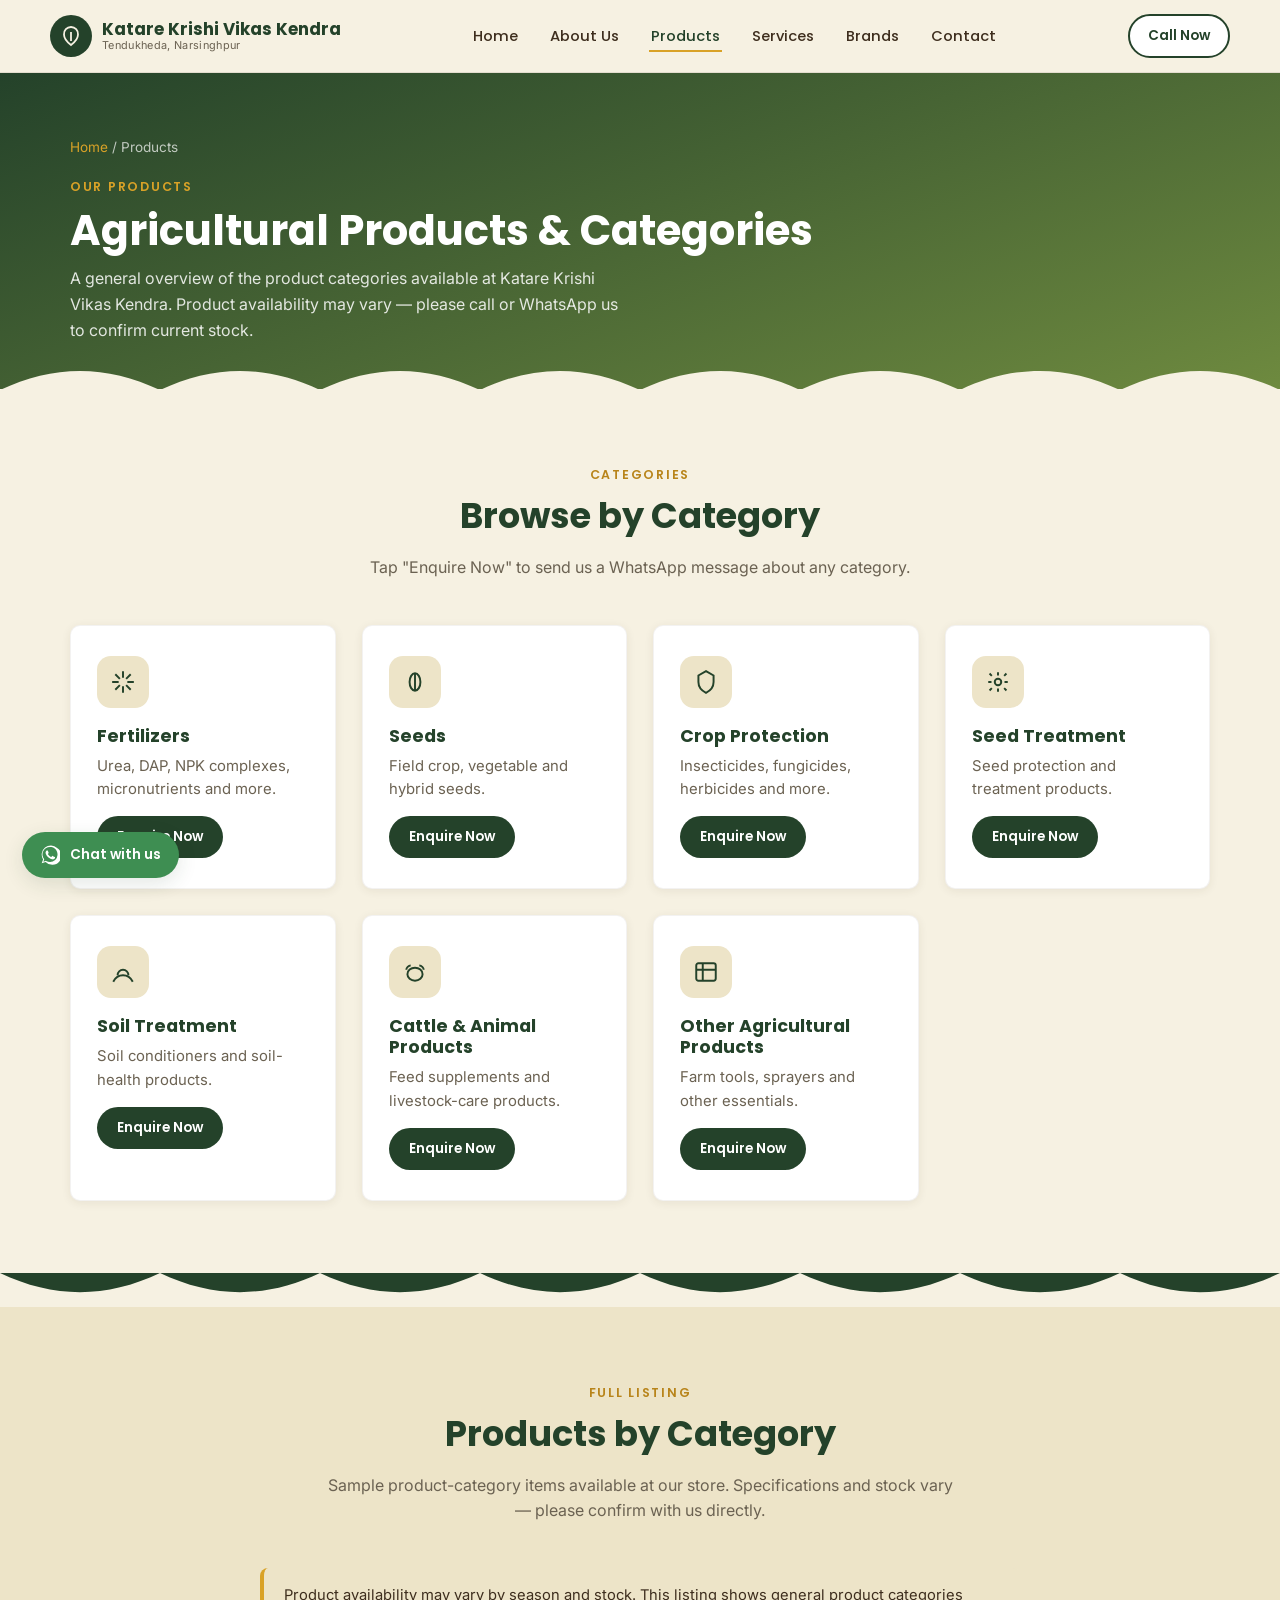
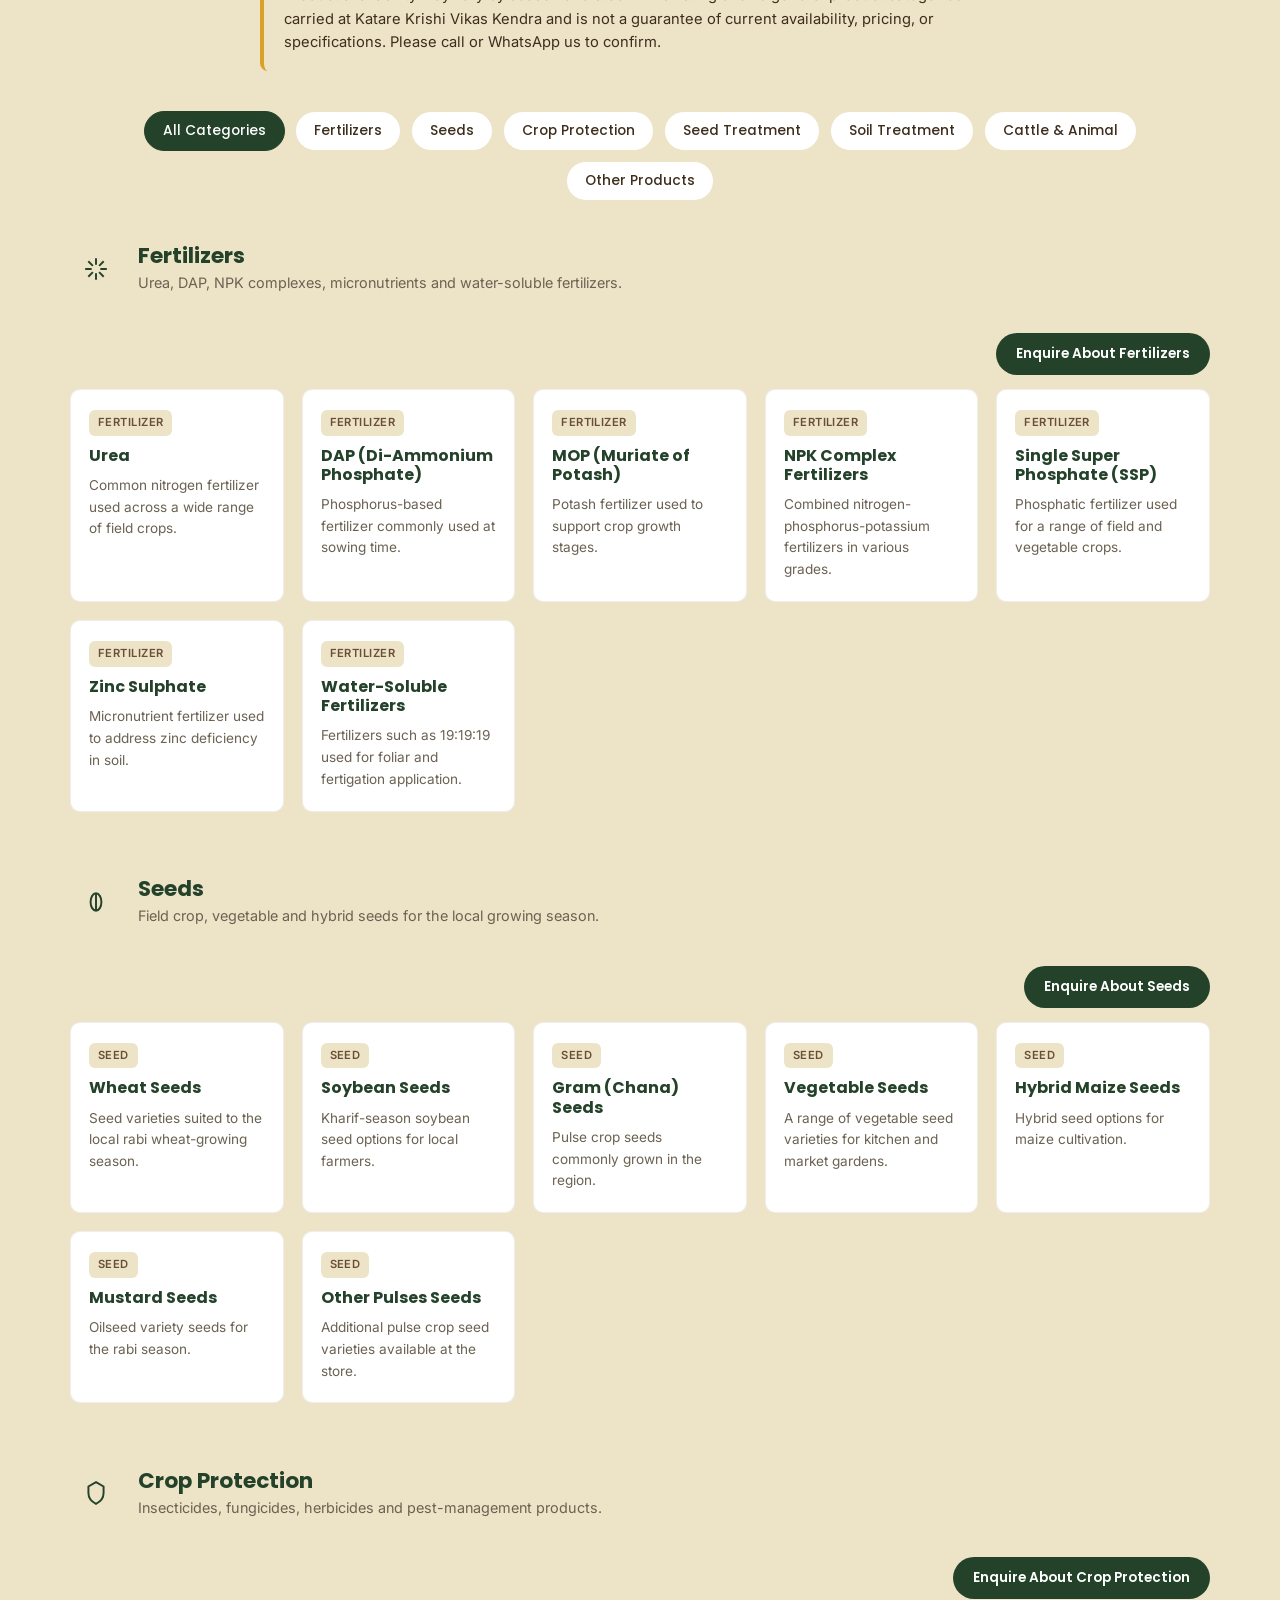
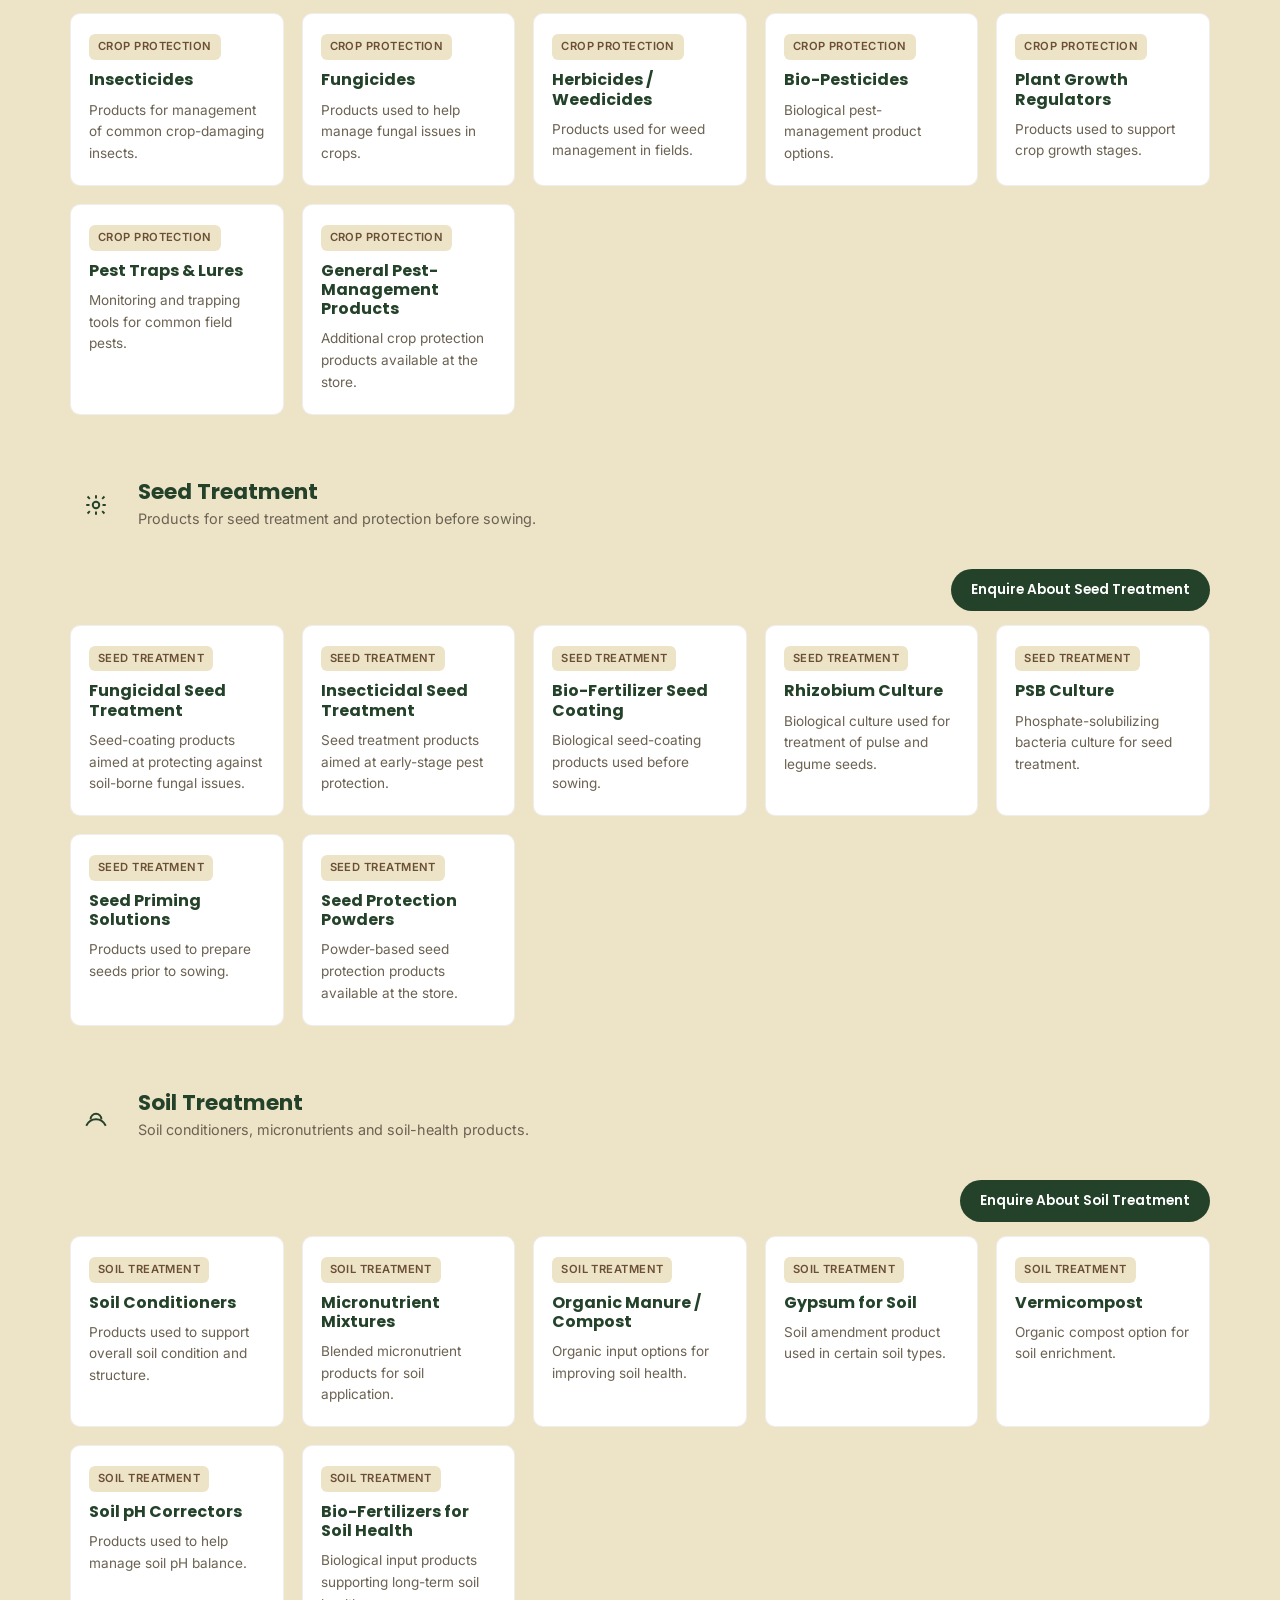
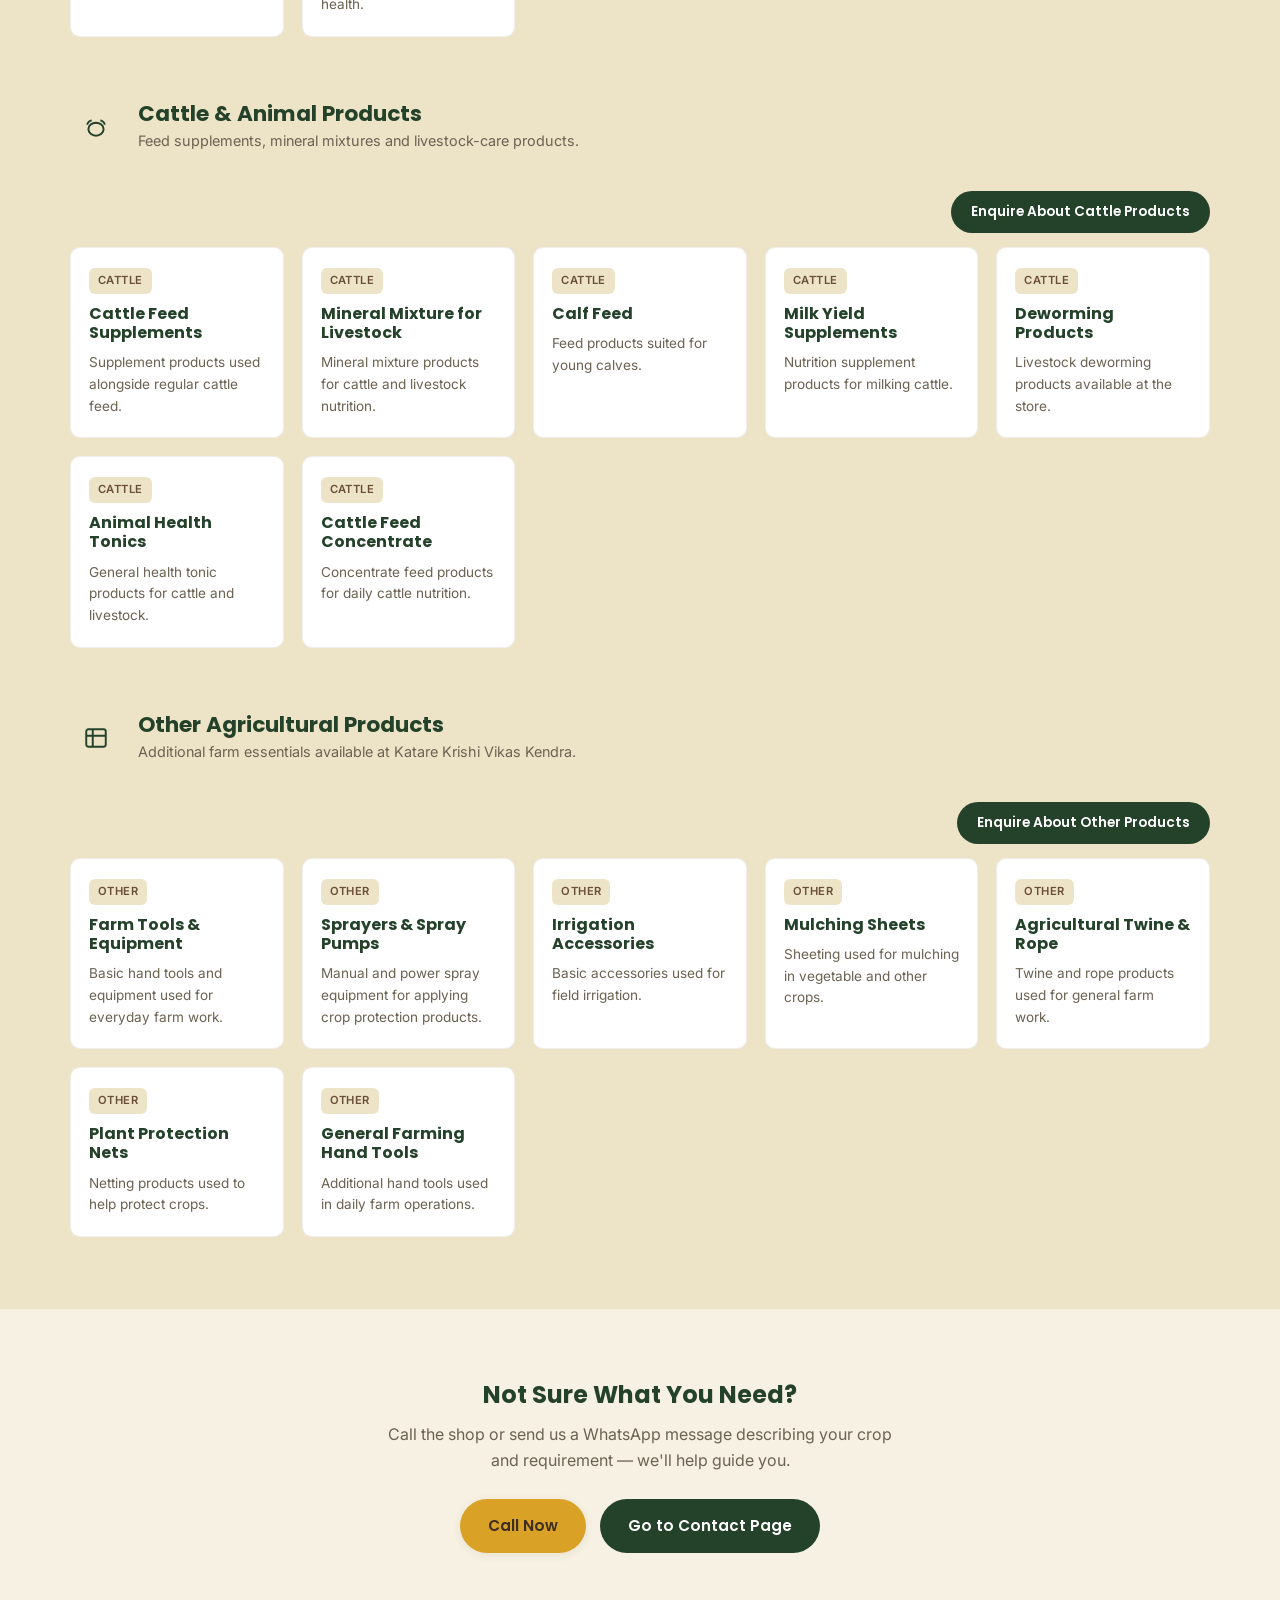
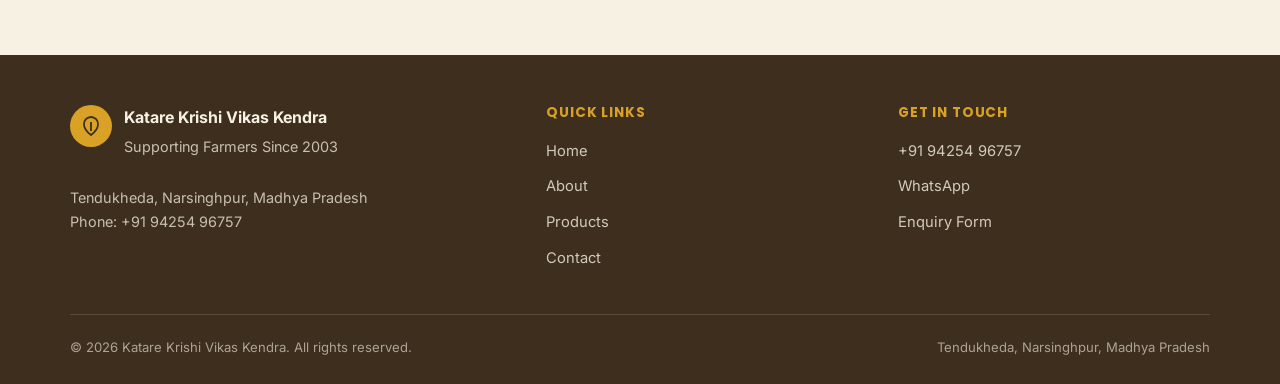
<file: products.html>
<!DOCTYPE html>
<html lang="en">
<head>
<meta charset="UTF-8" />
<meta name="viewport" content="width=device-width, initial-scale=1.0" />
<title>Products | Katare Krishi Vikas Kendra</title>
<meta name="description" content="Browse agricultural product categories at Katare Krishi Vikas Kendra: fertilizers, seeds, crop protection, seed treatment, soil treatment, cattle products and more. Tendukheda, Narsinghpur." />
<link rel="preconnect" href="https://fonts.googleapis.com">
<link rel="preconnect" href="https://fonts.gstatic.com" crossorigin>
<link href="https://fonts.googleapis.com/css2?family=Poppins:wght@500;600;700&family=Inter:wght@400;500;600&display=swap" rel="stylesheet">
<link rel="stylesheet" href="style.css" />
</head>
<body>
<a class="skip-link" href="#main">Skip to main content</a>

<header class="site-header">
  <nav class="nav container" aria-label="Main navigation">
    <a href="index.html" class="brand">
      <span class="brand-mark" aria-hidden="true">
        <svg viewBox="0 0 24 24" fill="none" stroke="#F6F1E2" stroke-width="1.8"><path d="M12 21c-4-3-7-6.5-7-10.5A7 7 0 0 1 12 3a7 7 0 0 1 7 7.5c0 4-3 7.5-7 10.5Z"/><path d="M12 8v9"/></svg>
      </span>
      <span class="brand-text">Katare Krishi Vikas Kendra<small>Tendukheda, Narsinghpur</small></span>
    </a>
    <ul class="nav-links">
      <li><a href="index.html">Home</a></li>
      <li><a href="about.html">About Us</a></li>
      <li><a href="products.html" aria-current="page">Products</a></li>
      <li><a href="index.html#services">Services</a></li>
      <li><a href="index.html#brands">Brands</a></li>
      <li><a href="contact.html">Contact</a></li>
    </ul>
    <div class="nav-cta">
      <a href="tel:+919425496757" class="btn btn-call btn-sm"><span>Call Now</span></a>
      <button class="nav-toggle" aria-label="Toggle navigation menu" aria-expanded="false">
        <span></span><span></span><span></span>
      </button>
    </div>
  </nav>
</header>

<main id="main">

  <section class="page-hero">
    <div class="container">
      <div class="breadcrumb"><a href="index.html">Home</a> / Products</div>
      <span class="eyebrow">Our Products</span>
      <h1>Agricultural Products &amp; Categories</h1>
      <p>A general overview of the product categories available at Katare Krishi Vikas Kendra. Product availability may vary &mdash; please call or WhatsApp us to confirm current stock.</p>
    </div>
    <svg class="furrow hero-bottom-furrow furrow-cream" viewBox="0 0 1200 40" preserveAspectRatio="none" aria-hidden="true">
      <path d="M0 40 C 50 10, 100 10, 150 40 C 200 10, 250 10, 300 40 C 350 10, 400 10, 450 40 C 500 10, 550 10, 600 40 C 650 10, 700 10, 750 40 C 800 10, 850 10, 900 40 C 950 10, 1000 10, 1050 40 C 1100 10, 1150 10, 1200 40 L1200 40 L0 40 Z"/>
    </svg>
  </section>

  <!-- ===================== CATEGORY OVERVIEW GRID ===================== -->
  <section class="section">
    <div class="container">
      <div class="section-head reveal">
        <span class="eyebrow">Categories</span>
        <h2>Browse by Category</h2>
        <p>Tap "Enquire Now" to send us a WhatsApp message about any category.</p>
      </div>
      <div class="grid grid-4">

        <div class="card reveal">
          <div class="card-icon" aria-hidden="true"><svg viewBox="0 0 24 24" fill="none" stroke="currentColor" stroke-width="1.8"><path d="M12 2v6M12 22v-6M4.9 4.9l4.2 4.2M14.9 14.9l4.2 4.2M2 12h6M16 12h6M4.9 19.1l4.2-4.2M14.9 9.1l4.2-4.2"/></svg></div>
          <h3>Fertilizers</h3>
          <p>Urea, DAP, NPK complexes, micronutrients and more.</p>
          <button class="btn btn-sm btn-green" style="margin-top:14px;" data-enquire-category="Fertilizers">Enquire Now</button>
        </div>

        <div class="card reveal">
          <div class="card-icon" aria-hidden="true"><svg viewBox="0 0 24 24" fill="none" stroke="currentColor" stroke-width="1.8"><ellipse cx="12" cy="12" rx="5" ry="8"/><path d="M12 4v16"/></svg></div>
          <h3>Seeds</h3>
          <p>Field crop, vegetable and hybrid seeds.</p>
          <button class="btn btn-sm btn-green" style="margin-top:14px;" data-enquire-category="Seeds">Enquire Now</button>
        </div>

        <div class="card reveal">
          <div class="card-icon" aria-hidden="true"><svg viewBox="0 0 24 24" fill="none" stroke="currentColor" stroke-width="1.8"><path d="M12 2l7 4v6c0 5-3 8-7 10-4-2-7-5-7-10V6l7-4Z"/></svg></div>
          <h3>Crop Protection</h3>
          <p>Insecticides, fungicides, herbicides and more.</p>
          <button class="btn btn-sm btn-green" style="margin-top:14px;" data-enquire-category="Crop Protection">Enquire Now</button>
        </div>

        <div class="card reveal">
          <div class="card-icon" aria-hidden="true"><svg viewBox="0 0 24 24" fill="none" stroke="currentColor" stroke-width="1.8"><circle cx="12" cy="12" r="3"/><path d="M12 3v3M12 18v3M4.2 4.2l2.1 2.1M17.7 17.7l2.1 2.1M3 12h3M18 12h3M4.2 19.8l2.1-2.1M17.7 6.3l2.1-2.1"/></svg></div>
          <h3>Seed Treatment</h3>
          <p>Seed protection and treatment products.</p>
          <button class="btn btn-sm btn-green" style="margin-top:14px;" data-enquire-category="Seed Treatment">Enquire Now</button>
        </div>

        <div class="card reveal">
          <div class="card-icon" aria-hidden="true"><svg viewBox="0 0 24 24" fill="none" stroke="currentColor" stroke-width="1.8"><path d="M3 21c4-8 14-8 18 0M7 15a5 5 0 0 1 10 0"/></svg></div>
          <h3>Soil Treatment</h3>
          <p>Soil conditioners and soil-health products.</p>
          <button class="btn btn-sm btn-green" style="margin-top:14px;" data-enquire-category="Soil Treatment">Enquire Now</button>
        </div>

        <div class="card reveal">
          <div class="card-icon" aria-hidden="true"><svg viewBox="0 0 24 24" fill="none" stroke="currentColor" stroke-width="1.8"><path d="M4 10c0-2 2-4 4-4M20 10c0-2-2-4-4-4"/><ellipse cx="12" cy="14" rx="7" ry="6"/></svg></div>
          <h3>Cattle &amp; Animal Products</h3>
          <p>Feed supplements and livestock-care products.</p>
          <button class="btn btn-sm btn-green" style="margin-top:14px;" data-enquire-category="Cattle & Animal Products">Enquire Now</button>
        </div>

        <div class="card reveal">
          <div class="card-icon" aria-hidden="true"><svg viewBox="0 0 24 24" fill="none" stroke="currentColor" stroke-width="1.8"><rect x="3" y="4" width="18" height="16" rx="2"/><path d="M3 10h18M9 4v16"/></svg></div>
          <h3>Other Agricultural Products</h3>
          <p>Farm tools, sprayers and other essentials.</p>
          <button class="btn btn-sm btn-green" style="margin-top:14px;" data-enquire-category="Other Agricultural Products">Enquire Now</button>
        </div>

      </div>
    </div>
  </section>

  <svg class="furrow furrow-deep" viewBox="0 0 1200 40" preserveAspectRatio="none" aria-hidden="true" style="transform:scaleY(-1);">
    <path d="M0 40 C 50 10, 100 10, 150 40 C 200 10, 250 10, 300 40 C 350 10, 400 10, 450 40 C 500 10, 550 10, 600 40 C 650 10, 700 10, 750 40 C 800 10, 850 10, 900 40 C 950 10, 1000 10, 1050 40 C 1100 10, 1150 10, 1200 40 L1200 40 L0 40 Z"/>
  </svg>

  <!-- ===================== FULL PRODUCT LISTING ===================== -->
  <section class="section section-alt">
    <div class="container">

      <div class="section-head reveal">
        <span class="eyebrow">Full Listing</span>
        <h2>Products by Category</h2>
        <p>Sample product-category items available at our store. Specifications and stock vary &mdash; please confirm with us directly.</p>
      </div>

      <div class="availability-note reveal">
        Product availability may vary by season and stock. This listing shows general product categories carried at Katare Krishi Vikas Kendra and is not a guarantee of current availability, pricing, or specifications. Please call or WhatsApp us to confirm.
      </div>

      <div class="category-tabs reveal" role="tablist" aria-label="Filter products by category">
        <button class="tab-btn active" data-category="all">All Categories</button>
        <button class="tab-btn" data-category="fertilizers">Fertilizers</button>
        <button class="tab-btn" data-category="seeds">Seeds</button>
        <button class="tab-btn" data-category="crop-protection">Crop Protection</button>
        <button class="tab-btn" data-category="seed-treatment">Seed Treatment</button>
        <button class="tab-btn" data-category="soil-treatment">Soil Treatment</button>
        <button class="tab-btn" data-category="cattle">Cattle &amp; Animal</button>
        <button class="tab-btn" data-category="other">Other Products</button>
      </div>

      <!-- FERTILIZERS -->
      <div class="category-block reveal" id="fertilizers" data-category="fertilizers">
        <div class="category-heading">
          <div class="card-icon" aria-hidden="true"><svg viewBox="0 0 24 24" fill="none" stroke="currentColor" stroke-width="1.8" style="color:var(--green-deep);"><path d="M12 2v6M12 22v-6M4.9 4.9l4.2 4.2M14.9 14.9l4.2 4.2M2 12h6M16 12h6M4.9 19.1l4.2-4.2M14.9 9.1l4.2-4.2"/></svg></div>
          <div class="category-heading-text">
            <h2>Fertilizers</h2>
            <p>Urea, DAP, NPK complexes, micronutrients and water-soluble fertilizers.</p>
          </div>
        </div>
        <div class="enquire-cta"><button class="btn btn-sm btn-green" data-enquire-category="Fertilizers">Enquire About Fertilizers</button></div>
        <div class="product-grid">
          <div class="product-card"><span class="tag">Fertilizer</span><h4>Urea</h4><p>Common nitrogen fertilizer used across a wide range of field crops.</p></div>
          <div class="product-card"><span class="tag">Fertilizer</span><h4>DAP (Di-Ammonium Phosphate)</h4><p>Phosphorus-based fertilizer commonly used at sowing time.</p></div>
          <div class="product-card"><span class="tag">Fertilizer</span><h4>MOP (Muriate of Potash)</h4><p>Potash fertilizer used to support crop growth stages.</p></div>
          <div class="product-card"><span class="tag">Fertilizer</span><h4>NPK Complex Fertilizers</h4><p>Combined nitrogen-phosphorus-potassium fertilizers in various grades.</p></div>
          <div class="product-card"><span class="tag">Fertilizer</span><h4>Single Super Phosphate (SSP)</h4><p>Phosphatic fertilizer used for a range of field and vegetable crops.</p></div>
          <div class="product-card"><span class="tag">Fertilizer</span><h4>Zinc Sulphate</h4><p>Micronutrient fertilizer used to address zinc deficiency in soil.</p></div>
          <div class="product-card"><span class="tag">Fertilizer</span><h4>Water-Soluble Fertilizers</h4><p>Fertilizers such as 19:19:19 used for foliar and fertigation application.</p></div>
        </div>
      </div>

      <!-- SEEDS -->
      <div class="category-block reveal" id="seeds" data-category="seeds">
        <div class="category-heading">
          <div class="card-icon" aria-hidden="true"><svg viewBox="0 0 24 24" fill="none" stroke="currentColor" stroke-width="1.8" style="color:var(--green-deep);"><ellipse cx="12" cy="12" rx="5" ry="8"/><path d="M12 4v16"/></svg></div>
          <div class="category-heading-text">
            <h2>Seeds</h2>
            <p>Field crop, vegetable and hybrid seeds for the local growing season.</p>
          </div>
        </div>
        <div class="enquire-cta"><button class="btn btn-sm btn-green" data-enquire-category="Seeds">Enquire About Seeds</button></div>
        <div class="product-grid">
          <div class="product-card"><span class="tag">Seed</span><h4>Wheat Seeds</h4><p>Seed varieties suited to the local rabi wheat-growing season.</p></div>
          <div class="product-card"><span class="tag">Seed</span><h4>Soybean Seeds</h4><p>Kharif-season soybean seed options for local farmers.</p></div>
          <div class="product-card"><span class="tag">Seed</span><h4>Gram (Chana) Seeds</h4><p>Pulse crop seeds commonly grown in the region.</p></div>
          <div class="product-card"><span class="tag">Seed</span><h4>Vegetable Seeds</h4><p>A range of vegetable seed varieties for kitchen and market gardens.</p></div>
          <div class="product-card"><span class="tag">Seed</span><h4>Hybrid Maize Seeds</h4><p>Hybrid seed options for maize cultivation.</p></div>
          <div class="product-card"><span class="tag">Seed</span><h4>Mustard Seeds</h4><p>Oilseed variety seeds for the rabi season.</p></div>
          <div class="product-card"><span class="tag">Seed</span><h4>Other Pulses Seeds</h4><p>Additional pulse crop seed varieties available at the store.</p></div>
        </div>
      </div>

      <!-- CROP PROTECTION -->
      <div class="category-block reveal" id="crop-protection" data-category="crop-protection">
        <div class="category-heading">
          <div class="card-icon" aria-hidden="true"><svg viewBox="0 0 24 24" fill="none" stroke="currentColor" stroke-width="1.8" style="color:var(--green-deep);"><path d="M12 2l7 4v6c0 5-3 8-7 10-4-2-7-5-7-10V6l7-4Z"/></svg></div>
          <div class="category-heading-text">
            <h2>Crop Protection</h2>
            <p>Insecticides, fungicides, herbicides and pest-management products.</p>
          </div>
        </div>
        <div class="enquire-cta"><button class="btn btn-sm btn-green" data-enquire-category="Crop Protection">Enquire About Crop Protection</button></div>
        <div class="product-grid">
          <div class="product-card"><span class="tag">Crop Protection</span><h4>Insecticides</h4><p>Products for management of common crop-damaging insects.</p></div>
          <div class="product-card"><span class="tag">Crop Protection</span><h4>Fungicides</h4><p>Products used to help manage fungal issues in crops.</p></div>
          <div class="product-card"><span class="tag">Crop Protection</span><h4>Herbicides / Weedicides</h4><p>Products used for weed management in fields.</p></div>
          <div class="product-card"><span class="tag">Crop Protection</span><h4>Bio-Pesticides</h4><p>Biological pest-management product options.</p></div>
          <div class="product-card"><span class="tag">Crop Protection</span><h4>Plant Growth Regulators</h4><p>Products used to support crop growth stages.</p></div>
          <div class="product-card"><span class="tag">Crop Protection</span><h4>Pest Traps &amp; Lures</h4><p>Monitoring and trapping tools for common field pests.</p></div>
          <div class="product-card"><span class="tag">Crop Protection</span><h4>General Pest-Management Products</h4><p>Additional crop protection products available at the store.</p></div>
        </div>
      </div>

      <!-- SEED TREATMENT -->
      <div class="category-block reveal" id="seed-treatment" data-category="seed-treatment">
        <div class="category-heading">
          <div class="card-icon" aria-hidden="true"><svg viewBox="0 0 24 24" fill="none" stroke="currentColor" stroke-width="1.8" style="color:var(--green-deep);"><circle cx="12" cy="12" r="3"/><path d="M12 3v3M12 18v3M4.2 4.2l2.1 2.1M17.7 17.7l2.1 2.1M3 12h3M18 12h3M4.2 19.8l2.1-2.1M17.7 6.3l2.1-2.1"/></svg></div>
          <div class="category-heading-text">
            <h2>Seed Treatment</h2>
            <p>Products for seed treatment and protection before sowing.</p>
          </div>
        </div>
        <div class="enquire-cta"><button class="btn btn-sm btn-green" data-enquire-category="Seed Treatment">Enquire About Seed Treatment</button></div>
        <div class="product-grid">
          <div class="product-card"><span class="tag">Seed Treatment</span><h4>Fungicidal Seed Treatment</h4><p>Seed-coating products aimed at protecting against soil-borne fungal issues.</p></div>
          <div class="product-card"><span class="tag">Seed Treatment</span><h4>Insecticidal Seed Treatment</h4><p>Seed treatment products aimed at early-stage pest protection.</p></div>
          <div class="product-card"><span class="tag">Seed Treatment</span><h4>Bio-Fertilizer Seed Coating</h4><p>Biological seed-coating products used before sowing.</p></div>
          <div class="product-card"><span class="tag">Seed Treatment</span><h4>Rhizobium Culture</h4><p>Biological culture used for treatment of pulse and legume seeds.</p></div>
          <div class="product-card"><span class="tag">Seed Treatment</span><h4>PSB Culture</h4><p>Phosphate-solubilizing bacteria culture for seed treatment.</p></div>
          <div class="product-card"><span class="tag">Seed Treatment</span><h4>Seed Priming Solutions</h4><p>Products used to prepare seeds prior to sowing.</p></div>
          <div class="product-card"><span class="tag">Seed Treatment</span><h4>Seed Protection Powders</h4><p>Powder-based seed protection products available at the store.</p></div>
        </div>
      </div>

      <!-- SOIL TREATMENT -->
      <div class="category-block reveal" id="soil-treatment" data-category="soil-treatment">
        <div class="category-heading">
          <div class="card-icon" aria-hidden="true"><svg viewBox="0 0 24 24" fill="none" stroke="currentColor" stroke-width="1.8" style="color:var(--green-deep);"><path d="M3 21c4-8 14-8 18 0M7 15a5 5 0 0 1 10 0"/></svg></div>
          <div class="category-heading-text">
            <h2>Soil Treatment</h2>
            <p>Soil conditioners, micronutrients and soil-health products.</p>
          </div>
        </div>
        <div class="enquire-cta"><button class="btn btn-sm btn-green" data-enquire-category="Soil Treatment">Enquire About Soil Treatment</button></div>
        <div class="product-grid">
          <div class="product-card"><span class="tag">Soil Treatment</span><h4>Soil Conditioners</h4><p>Products used to support overall soil condition and structure.</p></div>
          <div class="product-card"><span class="tag">Soil Treatment</span><h4>Micronutrient Mixtures</h4><p>Blended micronutrient products for soil application.</p></div>
          <div class="product-card"><span class="tag">Soil Treatment</span><h4>Organic Manure / Compost</h4><p>Organic input options for improving soil health.</p></div>
          <div class="product-card"><span class="tag">Soil Treatment</span><h4>Gypsum for Soil</h4><p>Soil amendment product used in certain soil types.</p></div>
          <div class="product-card"><span class="tag">Soil Treatment</span><h4>Vermicompost</h4><p>Organic compost option for soil enrichment.</p></div>
          <div class="product-card"><span class="tag">Soil Treatment</span><h4>Soil pH Correctors</h4><p>Products used to help manage soil pH balance.</p></div>
          <div class="product-card"><span class="tag">Soil Treatment</span><h4>Bio-Fertilizers for Soil Health</h4><p>Biological input products supporting long-term soil health.</p></div>
        </div>
      </div>

      <!-- CATTLE & ANIMAL PRODUCTS -->
      <div class="category-block reveal" id="cattle" data-category="cattle">
        <div class="category-heading">
          <div class="card-icon" aria-hidden="true"><svg viewBox="0 0 24 24" fill="none" stroke="currentColor" stroke-width="1.8" style="color:var(--green-deep);"><path d="M4 10c0-2 2-4 4-4M20 10c0-2-2-4-4-4"/><ellipse cx="12" cy="14" rx="7" ry="6"/></svg></div>
          <div class="category-heading-text">
            <h2>Cattle &amp; Animal Products</h2>
            <p>Feed supplements, mineral mixtures and livestock-care products.</p>
          </div>
        </div>
        <div class="enquire-cta"><button class="btn btn-sm btn-green" data-enquire-category="Cattle & Animal Products">Enquire About Cattle Products</button></div>
        <div class="product-grid">
          <div class="product-card"><span class="tag">Cattle</span><h4>Cattle Feed Supplements</h4><p>Supplement products used alongside regular cattle feed.</p></div>
          <div class="product-card"><span class="tag">Cattle</span><h4>Mineral Mixture for Livestock</h4><p>Mineral mixture products for cattle and livestock nutrition.</p></div>
          <div class="product-card"><span class="tag">Cattle</span><h4>Calf Feed</h4><p>Feed products suited for young calves.</p></div>
          <div class="product-card"><span class="tag">Cattle</span><h4>Milk Yield Supplements</h4><p>Nutrition supplement products for milking cattle.</p></div>
          <div class="product-card"><span class="tag">Cattle</span><h4>Deworming Products</h4><p>Livestock deworming products available at the store.</p></div>
          <div class="product-card"><span class="tag">Cattle</span><h4>Animal Health Tonics</h4><p>General health tonic products for cattle and livestock.</p></div>
          <div class="product-card"><span class="tag">Cattle</span><h4>Cattle Feed Concentrate</h4><p>Concentrate feed products for daily cattle nutrition.</p></div>
        </div>
      </div>

      <!-- OTHER AGRICULTURAL PRODUCTS -->
      <div class="category-block reveal" id="other" data-category="other">
        <div class="category-heading">
          <div class="card-icon" aria-hidden="true"><svg viewBox="0 0 24 24" fill="none" stroke="currentColor" stroke-width="1.8" style="color:var(--green-deep);"><rect x="3" y="4" width="18" height="16" rx="2"/><path d="M3 10h18M9 4v16"/></svg></div>
          <div class="category-heading-text">
            <h2>Other Agricultural Products</h2>
            <p>Additional farm essentials available at Katare Krishi Vikas Kendra.</p>
          </div>
        </div>
        <div class="enquire-cta"><button class="btn btn-sm btn-green" data-enquire-category="Other Agricultural Products">Enquire About Other Products</button></div>
        <div class="product-grid">
          <div class="product-card"><span class="tag">Other</span><h4>Farm Tools &amp; Equipment</h4><p>Basic hand tools and equipment used for everyday farm work.</p></div>
          <div class="product-card"><span class="tag">Other</span><h4>Sprayers &amp; Spray Pumps</h4><p>Manual and power spray equipment for applying crop protection products.</p></div>
          <div class="product-card"><span class="tag">Other</span><h4>Irrigation Accessories</h4><p>Basic accessories used for field irrigation.</p></div>
          <div class="product-card"><span class="tag">Other</span><h4>Mulching Sheets</h4><p>Sheeting used for mulching in vegetable and other crops.</p></div>
          <div class="product-card"><span class="tag">Other</span><h4>Agricultural Twine &amp; Rope</h4><p>Twine and rope products used for general farm work.</p></div>
          <div class="product-card"><span class="tag">Other</span><h4>Plant Protection Nets</h4><p>Netting products used to help protect crops.</p></div>
          <div class="product-card"><span class="tag">Other</span><h4>General Farming Hand Tools</h4><p>Additional hand tools used in daily farm operations.</p></div>
        </div>
      </div>

    </div>
  </section>

  <!-- ===================== CTA ===================== -->
  <section class="section">
    <div class="container" style="text-align:center;">
      <h2 class="reveal">Not Sure What You Need?</h2>
      <p class="reveal" style="max-width:520px;margin:0 auto 26px;color:var(--muted);">Call the shop or send us a WhatsApp message describing your crop and requirement &mdash; we'll help guide you.</p>
      <div class="hero-actions reveal" style="justify-content:center;">
        <a href="tel:+919425496757" class="btn btn-primary">Call Now</a>
        <a href="contact.html" class="btn btn-green">Go to Contact Page</a>
      </div>
    </div>
  </section>

</main>

<footer class="site-footer">
  <div class="container">
    <div class="footer-grid">
      <div>
        <div class="footer-brand">
          <span class="brand-mark" aria-hidden="true">
            <svg viewBox="0 0 24 24" fill="none" stroke="currentColor" stroke-width="1.8"><path d="M12 21c-4-3-7-6.5-7-10.5A7 7 0 0 1 12 3a7 7 0 0 1 7 7.5c0 4-3 7.5-7 10.5Z"/><path d="M12 8v9"/></svg>
          </span>
          <div>
            <strong>Katare Krishi Vikas Kendra</strong>
            <p class="footer-note" style="margin-top:4px;">Supporting Farmers Since 2003</p>
          </div>
        </div>
        <p class="footer-note">Tendukheda, Narsinghpur, Madhya Pradesh<br>Phone: +91 94254 96757</p>
      </div>
      <div>
        <h4>Quick Links</h4>
        <ul class="footer-links">
          <li><a href="index.html">Home</a></li>
          <li><a href="about.html">About</a></li>
          <li><a href="products.html">Products</a></li>
          <li><a href="contact.html">Contact</a></li>
        </ul>
      </div>
      <div>
        <h4>Get in Touch</h4>
        <ul class="footer-links">
          <li><a href="tel:+919425496757">+91 94254 96757</a></li>
          <li><a href="https://wa.me/919425496757" target="_blank" rel="noopener">WhatsApp</a></li>
          <li><a href="contact.html">Enquiry Form</a></li>
        </ul>
      </div>
    </div>
    <div class="footer-bottom">
      <span>&copy; 2026 Katare Krishi Vikas Kendra. All rights reserved.</span>
      <span>Tendukheda, Narsinghpur, Madhya Pradesh</span>
    </div>
  </div>
</footer>

<button class="scroll-top" aria-label="Scroll to top">
  <svg viewBox="0 0 24 24" fill="none" stroke="currentColor" stroke-width="2"><path d="M12 19V5M5 12l7-7 7 7"/></svg>
</button>

<a class="whatsapp-float" href="https://wa.me/919425496757?text=Hello%2C%20I%20would%20like%20to%20enquire%20about%20agricultural%20products%20available%20at%20Katare%20Krishi%20Vikas%20Kendra." target="_blank" rel="noopener" aria-label="Chat on WhatsApp">
  <svg viewBox="0 0 24 24" fill="currentColor"><path d="M20.5 3.5A11 11 0 0 0 3.7 17.4L2 22l4.7-1.6A11 11 0 1 0 20.5 3.5Zm-8.5 17a9 9 0 0 1-4.6-1.3l-.3-.2-3 1 1-2.9-.2-.3A9 9 0 1 1 21 12a9 9 0 0 1-9 8.5Zm5-6.5c-.3-.1-1.6-.8-1.8-.9-.2-.1-.4-.1-.6.1-.2.3-.7.9-.8 1-.2.2-.3.2-.5.1a7.4 7.4 0 0 1-2.2-1.4 8.3 8.3 0 0 1-1.5-1.9c-.2-.3 0-.4.1-.6l.4-.5c.1-.1.2-.3.2-.4.1-.2 0-.3 0-.5l-.8-1.9c-.2-.5-.4-.4-.6-.4h-.5c-.2 0-.5.1-.7.3-.2.3-1 1-1 2.3s1 2.7 1.1 2.9c.1.2 2 3 4.8 4.3.7.3 1.2.5 1.6.6.7.2 1.3.2 1.8.1.5-.1 1.6-.7 1.9-1.3.2-.6.2-1.1.2-1.2-.1-.1-.3-.2-.5-.3Z"/></svg>
  <span>Chat with us</span>
</a>

<script src="script.js"></script>
</body>
</html>
</file>
<file: style.css>
/* =========================================================
   Katare Krishi Vikas Kendra — Stylesheet
   Design tokens: deep field-green, olive, cream, soil-brown, marigold accent
   ========================================================= */

:root{
  --green-deep:   #24422A;
  --green-olive:  #6E8A3F;
  --green-soft:   #8FA85E;
  --cream:        #F6F1E2;
  --cream-dark:   #EDE4C8;
  --brown-dark:   #3E2E1E;
  --brown-mid:    #6B4F35;
  --marigold:     #D9A227;
  --marigold-dark:#B8841A;
  --white:        #FFFFFF;
  --ink:          #2A241A;
  --muted:        #6B6252;

  --font-head: 'Poppins', 'Segoe UI', sans-serif;
  --font-body: 'Inter', 'Segoe UI', sans-serif;

  --radius: 10px;
  --shadow: 0 6px 20px rgba(36,66,42,0.12);
  --shadow-soft: 0 2px 10px rgba(62,46,30,0.08);

  --max-width: 1180px;
}

/* ---------- Reset ---------- */
*, *::before, *::after{ box-sizing: border-box; }
html{ scroll-behavior: smooth; }
body{
  margin:0;
  font-family: var(--font-body);
  color: var(--ink);
  background: var(--cream);
  line-height: 1.6;
  -webkit-font-smoothing: antialiased;
}
img{ max-width:100%; display:block; }
a{ color:inherit; text-decoration:none; }
ul{ list-style:none; margin:0; padding:0; }
h1,h2,h3,h4{
  font-family: var(--font-head);
  color: var(--green-deep);
  line-height:1.2;
  margin: 0 0 0.5em;
}
p{ margin:0 0 1em; }
button{ font-family: inherit; cursor:pointer; }
:focus-visible{
  outline: 3px solid var(--marigold);
  outline-offset: 2px;
}
.container{
  max-width: var(--max-width);
  margin: 0 auto;
  padding: 0 20px;
}
.section{ padding: 72px 0; }
.section-alt{ background: var(--cream-dark); }
.section-dark{ background: var(--green-deep); color: var(--cream); }
.section-dark h2, .section-dark h3{ color: var(--white); }

.eyebrow{
  display:inline-block;
  font-family: var(--font-head);
  font-weight:600;
  font-size:0.78rem;
  letter-spacing:0.14em;
  text-transform:uppercase;
  color: var(--marigold-dark);
  margin-bottom: 10px;
}
.section-head{
  max-width: 640px;
  margin: 0 auto 44px;
  text-align:center;
}
.section-head h2{ font-size: clamp(1.6rem, 3vw, 2.2rem); }
.section-head p{ color: var(--muted); margin:0; }

/* ---------- Buttons ---------- */
.btn{
  display:inline-flex;
  align-items:center;
  gap:8px;
  padding: 13px 26px;
  border-radius: 999px;
  font-family: var(--font-head);
  font-weight:600;
  font-size:0.95rem;
  border: 2px solid transparent;
  transition: transform .15s ease, box-shadow .15s ease, background .15s ease;
  white-space: nowrap;
}
.btn:hover{ transform: translateY(-2px); }
.btn-primary{
  background: var(--marigold);
  color: var(--brown-dark);
  box-shadow: var(--shadow-soft);
}
.btn-primary:hover{ background: var(--marigold-dark); }
.btn-outline{
  background: transparent;
  border-color: currentColor;
  color: var(--white);
}
.btn-outline:hover{ background: rgba(255,255,255,0.12); }
.btn-green{
  background: var(--green-deep);
  color: var(--white);
}
.btn-green:hover{ background: #1a301f; }
.btn-call{
  background: var(--white);
  color: var(--green-deep);
  border-color: var(--green-deep);
}
.btn-call:hover{ background: var(--cream-dark); }
.btn-block{ width:100%; justify-content:center; }
.btn-sm{ padding: 9px 18px; font-size:0.85rem; }

/* ---------- Header / Nav ---------- */
.site-header{
  position: sticky;
  top:0;
  z-index: 100;
  background: var(--cream);
  border-bottom: 1px solid rgba(62,46,30,0.1);
}
.nav{
  display:flex;
  align-items:center;
  justify-content:space-between;
  padding: 14px 0;
}
.brand{
  display:flex;
  align-items:center;
  gap:10px;
  font-family: var(--font-head);
  font-weight:700;
  font-size:1.05rem;
  color: var(--green-deep);
}
.brand-mark{
  width:42px; height:42px;
  border-radius:50%;
  background: var(--green-deep);
  display:flex; align-items:center; justify-content:center;
  flex-shrink:0;
}
.brand-mark svg{ width:24px; height:24px; }
.brand-text{ display:flex; flex-direction:column; line-height:1.15; }
.brand-text small{
  font-family: var(--font-body);
  font-weight:400;
  font-size:0.68rem;
  color: var(--muted);
  letter-spacing:0.03em;
}

.nav-links{
  display:flex;
  align-items:center;
  gap: 28px;
}
.nav-links a{
  font-family: var(--font-head);
  font-weight:500;
  font-size:0.92rem;
  color: var(--brown-dark);
  position:relative;
  padding: 6px 2px;
}
.nav-links a::after{
  content:"";
  position:absolute;
  left:0; bottom:0;
  height:2px; width:0;
  background: var(--marigold);
  transition: width .2s ease;
}
.nav-links a:hover::after,
.nav-links a[aria-current="page"]::after{ width:100%; }
.nav-links a[aria-current="page"]{ color: var(--green-deep); }

.nav-cta{ display:flex; align-items:center; gap:12px; }

.nav-toggle{
  display:none;
  background:none;
  border:none;
  width:40px; height:40px;
  padding:8px;
  flex-direction:column;
  justify-content:center;
  gap:5px;
}
.nav-toggle span{
  display:block;
  height:2px;
  background: var(--green-deep);
  border-radius:2px;
  transition: transform .2s ease, opacity .2s ease;
}
.nav-toggle[aria-expanded="true"] span:nth-child(1){ transform: translateY(7px) rotate(45deg); }
.nav-toggle[aria-expanded="true"] span:nth-child(2){ opacity:0; }
.nav-toggle[aria-expanded="true"] span:nth-child(3){ transform: translateY(-7px) rotate(-45deg); }

/* ---------- Furrow divider (signature element) ---------- */
.furrow{
  width:100%;
  height:34px;
  display:block;
  color: var(--green-olive);
}
.furrow-cream{ color: var(--cream); }
.furrow-deep{ color: var(--green-deep); }
.furrow path{ fill: currentColor; }

/* ---------- Hero ---------- */
.hero{
  position: relative;
  background: linear-gradient(160deg, var(--green-deep) 0%, #345C3A 60%, var(--green-olive) 100%);
  color: var(--white);
  overflow:hidden;
}
.hero-inner{
  display:grid;
  grid-template-columns: 1.1fr 0.9fr;
  gap: 40px;
  align-items:center;
  padding: 90px 0 70px;
  position:relative;
  z-index:2;
}
.hero-eyebrow{
  display:inline-block;
  background: rgba(217,162,39,0.18);
  border: 1px solid var(--marigold);
  color: var(--marigold);
  font-family: var(--font-head);
  font-weight:600;
  font-size:0.78rem;
  letter-spacing:0.1em;
  text-transform:uppercase;
  padding: 6px 14px;
  border-radius: 999px;
  margin-bottom: 18px;
}
.hero h1{
  color: var(--white);
  font-size: clamp(2.1rem, 4.4vw, 3.2rem);
  margin-bottom: 14px;
}
.hero h1 span{ color: var(--marigold); }
.hero-sub{
  font-size: 1.08rem;
  color: rgba(255,255,255,0.88);
  max-width: 520px;
  margin-bottom: 30px;
}
.hero-actions{
  display:flex;
  flex-wrap:wrap;
  gap: 14px;
  margin-bottom: 30px;
}
.hero-meta{
  display:flex;
  gap: 26px;
  flex-wrap:wrap;
  font-family: var(--font-head);
}
.hero-meta div{ display:flex; flex-direction:column; }
.hero-meta strong{ font-size:1.5rem; color: var(--marigold); }
.hero-meta span{ font-size:0.78rem; color: rgba(255,255,255,0.75); }

.hero-art{
  position:relative;
  display:flex;
  align-items:center;
  justify-content:center;
}
.hero-art svg{ width:100%; height:auto; max-width:420px; }

.hero-bottom-furrow{
  position:absolute;
  left:0; right:0; bottom:-1px;
  z-index:1;
}

/* ---------- Cards grid basics ---------- */
.grid{
  display:grid;
  gap: 26px;
}
.grid-3{ grid-template-columns: repeat(3, 1fr); }
.grid-4{ grid-template-columns: repeat(4, 1fr); }
.grid-2{ grid-template-columns: repeat(2, 1fr); }

.card{
  background: var(--white);
  border-radius: var(--radius);
  padding: 30px 26px;
  box-shadow: var(--shadow-soft);
  border: 1px solid rgba(62,46,30,0.06);
  transition: transform .18s ease, box-shadow .18s ease;
}
.card:hover{ transform: translateY(-4px); box-shadow: var(--shadow); }
.card-icon{
  width:52px; height:52px;
  border-radius:14px;
  background: var(--cream-dark);
  display:flex; align-items:center; justify-content:center;
  margin-bottom: 18px;
}
.card-icon svg{ width:26px; height:26px; color: var(--green-deep); }
.card h3{ font-size:1.1rem; margin-bottom:8px; }
.card p{ color: var(--muted); font-size:0.93rem; margin-bottom:0; }

/* ---------- Reveal animation ---------- */
.reveal{
  opacity:0;
  transform: translateY(18px);
  transition: opacity .6s ease, transform .6s ease;
}
.reveal.is-visible{ opacity:1; transform:none; }
@media (prefers-reduced-motion: reduce){
  .reveal{ opacity:1; transform:none; transition:none; }
  html{ scroll-behavior:auto; }
}

/* ---------- Timeline (About) ---------- */
.timeline{
  position:relative;
  max-width: 760px;
  margin: 0 auto;
  padding-left: 30px;
  border-left: 3px solid var(--green-olive);
}
.timeline-item{
  position:relative;
  padding-bottom: 40px;
}
.timeline-item:last-child{ padding-bottom:0; }
.timeline-item::before{
  content:"";
  position:absolute;
  left:-39px; top:4px;
  width:16px; height:16px;
  border-radius:50%;
  background: var(--marigold);
  border: 3px solid var(--cream);
  box-shadow: 0 0 0 3px var(--green-olive);
}
.timeline-item h3{ margin-bottom:6px; font-size:1.1rem; }
.timeline-item p{ color: var(--muted); margin:0; }

/* ---------- About extras ---------- */
.about-grid{
  display:grid;
  grid-template-columns: 1fr 1fr;
  gap: 50px;
  align-items:center;
}
.pill-list{ display:flex; flex-wrap:wrap; gap:10px; margin-top:20px; }
.pill{
  background: var(--cream-dark);
  color: var(--brown-dark);
  font-family: var(--font-head);
  font-size:0.82rem;
  font-weight:500;
  padding: 8px 14px;
  border-radius: 999px;
}

/* ---------- Products ---------- */
.category-tabs{
  display:flex;
  flex-wrap:wrap;
  gap:10px;
  justify-content:center;
  margin-bottom: 42px;
}
.tab-btn{
  background: var(--white);
  border: 1.5px solid var(--cream-dark);
  color: var(--brown-dark);
  font-family: var(--font-head);
  font-weight:500;
  font-size:0.86rem;
  padding: 9px 18px;
  border-radius: 999px;
  transition: background .15s ease, color .15s ease, border-color .15s ease;
}
.tab-btn:hover{ border-color: var(--green-olive); }
.tab-btn.active{
  background: var(--green-deep);
  border-color: var(--green-deep);
  color: var(--white);
}

.category-block{ margin-bottom: 64px; }
.category-block:last-child{ margin-bottom:0; }
.category-heading{
  display:flex;
  align-items:center;
  gap: 16px;
  margin-bottom: 22px;
  padding-bottom: 14px;
  border-bottom: 2px dashed var(--cream-dark);
}
.category-heading .card-icon{ margin:0; }
.category-heading-text h2{ margin-bottom:2px; font-size:1.35rem; }
.category-heading-text p{ margin:0; color: var(--muted); font-size:0.9rem; }

.product-grid{
  display:grid;
  grid-template-columns: repeat(auto-fill, minmax(210px, 1fr));
  gap: 18px;
}
.product-card{
  background: var(--white);
  border: 1px solid rgba(62,46,30,0.08);
  border-radius: var(--radius);
  padding: 20px 18px;
  display:flex;
  flex-direction:column;
  gap: 10px;
}
.product-card .tag{
  align-self:flex-start;
  background: var(--cream-dark);
  color: var(--brown-mid);
  font-size:0.7rem;
  font-weight:600;
  letter-spacing:0.04em;
  text-transform:uppercase;
  padding: 4px 9px;
  border-radius:6px;
}
.product-card h4{
  font-family: var(--font-head);
  font-size:1rem;
  color: var(--green-deep);
  margin:0;
}
.product-card p{
  font-size:0.85rem;
  color: var(--muted);
  margin:0;
  flex-grow:1;
}
.product-card .btn{ margin-top:6px; align-self:flex-start; }

.enquire-cta{
  display:flex;
  justify-content:flex-end;
  margin-bottom: 14px;
}

.availability-note{
  background: var(--cream-dark);
  border-left: 4px solid var(--marigold);
  padding: 16px 20px;
  border-radius: 8px;
  font-size:0.92rem;
  color: var(--brown-dark);
  max-width: 760px;
  margin: 0 auto 40px;
}

/* ---------- Brands ---------- */
.brand-strip{
  display:flex;
  flex-wrap:wrap;
  justify-content:center;
  gap: 18px;
}
.brand-chip{
  background: var(--white);
  border: 1px solid var(--cream-dark);
  border-radius: var(--radius);
  padding: 22px 34px;
  font-family: var(--font-head);
  font-weight:700;
  font-size:1.15rem;
  color: var(--green-deep);
  text-align:center;
  min-width:150px;
}

/* ---------- What Farmers Look For ---------- */
.look-for-grid{
  display:grid;
  grid-template-columns: repeat(3,1fr);
  gap:22px;
}
.look-for-card{
  background: rgba(255,255,255,0.06);
  border: 1px solid rgba(255,255,255,0.15);
  border-radius: var(--radius);
  padding: 24px;
}
.look-for-card h3{ color: var(--marigold); font-size:1rem; margin-bottom:8px; }
.look-for-card p{ color: rgba(255,255,255,0.85); font-size:0.9rem; margin:0; }

/* ---------- Contact ---------- */
.contact-grid{
  display:grid;
  grid-template-columns: 1fr 1fr;
  gap: 44px;
  align-items:start;
}
.contact-card{
  background: var(--white);
  border-radius: var(--radius);
  padding: 32px;
  box-shadow: var(--shadow-soft);
}
.contact-detail{
  display:flex;
  gap:14px;
  align-items:flex-start;
  margin-bottom: 22px;
}
.contact-detail .card-icon{ margin-bottom:0; flex-shrink:0; }
.contact-detail h4{ margin:0 0 4px; font-size:0.95rem; color: var(--green-deep); }
.contact-detail p{ margin:0; color: var(--muted); font-size:0.92rem; }
.contact-actions{ display:flex; flex-direction:column; gap:12px; margin-top: 24px; }

.map-frame{
  border-radius: var(--radius);
  overflow:hidden;
  border: 1px solid var(--cream-dark);
  height: 220px;
  background: var(--cream-dark);
  display:flex;
  align-items:center;
  justify-content:center;
  text-align:center;
  padding: 20px;
  margin-top: 22px;
}
.map-frame p{ margin:0; color: var(--muted); font-size:0.85rem; }

/* ---------- Form ---------- */
.form-group{ margin-bottom: 18px; }
.form-group label{
  display:block;
  font-family: var(--font-head);
  font-weight:500;
  font-size:0.88rem;
  color: var(--brown-dark);
  margin-bottom: 6px;
}
.form-group .required{ color:#B3402A; }
.form-group input,
.form-group select,
.form-group textarea{
  width:100%;
  padding: 12px 14px;
  border-radius:8px;
  border: 1.5px solid var(--cream-dark);
  background: var(--cream);
  font-family: var(--font-body);
  font-size:0.95rem;
  color: var(--ink);
  transition: border-color .15s ease;
}
.form-group input:focus,
.form-group select:focus,
.form-group textarea:focus{
  border-color: var(--green-olive);
  outline:none;
}
.form-group input.invalid,
.form-group textarea.invalid{ border-color:#B3402A; }
.field-error{
  color:#B3402A;
  font-size:0.8rem;
  margin-top:5px;
  display:none;
}
.field-error.show{ display:block; }
.form-msg{
  padding: 14px 16px;
  border-radius:8px;
  font-size:0.9rem;
  margin-bottom: 18px;
  display:none;
}
.form-msg.show{ display:block; }
.form-msg.success{ background:#E5EFDA; color: var(--green-deep); border:1px solid var(--green-olive); }
.form-msg.error{ background:#F6DEDA; color:#8A2E1B; border:1px solid #B3402A; }

/* ---------- Footer ---------- */
.site-footer{
  background: var(--brown-dark);
  color: var(--cream);
  padding: 50px 0 26px;
}
.footer-grid{
  display:grid;
  grid-template-columns: 1.4fr 1fr 1fr;
  gap: 40px;
  padding-bottom: 34px;
  border-bottom: 1px solid rgba(246,241,226,0.15);
}
.footer-brand{ display:flex; gap:12px; align-items:flex-start; margin-bottom: 14px; }
.footer-brand .brand-mark{ background: var(--marigold); }
.footer-brand .brand-mark svg{ color: var(--brown-dark); }
.site-footer h4{
  font-family: var(--font-head);
  color: var(--marigold);
  font-size:0.85rem;
  letter-spacing:0.06em;
  text-transform:uppercase;
  margin-bottom: 16px;
}
.footer-links li{ margin-bottom:10px; }
.footer-links a{ color: rgba(246,241,226,0.8); font-size:0.92rem; }
.footer-links a:hover{ color: var(--marigold); }
.footer-note{
  color: rgba(246,241,226,0.75);
  font-size:0.9rem;
  max-width: 320px;
}
.footer-bottom{
  display:flex;
  justify-content:space-between;
  flex-wrap:wrap;
  gap:10px;
  padding-top: 22px;
  font-size:0.82rem;
  color: rgba(246,241,226,0.6);
}

/* ---------- Scroll to top ---------- */
.scroll-top{
  position: fixed;
  right: 22px;
  bottom: 22px;
  width: 46px; height:46px;
  border-radius:50%;
  background: var(--green-deep);
  color: var(--white);
  border:none;
  display:flex;
  align-items:center;
  justify-content:center;
  box-shadow: var(--shadow);
  opacity:0;
  visibility:hidden;
  transform: translateY(10px);
  transition: opacity .2s ease, transform .2s ease, visibility .2s ease;
  z-index: 90;
}
.scroll-top.show{ opacity:1; visibility:visible; transform:none; }
.scroll-top svg{ width:20px; height:20px; }

/* ---------- WhatsApp floating button ---------- */
.whatsapp-float{
  position: fixed;
  left: 22px;
  bottom: 22px;
  display:flex;
  align-items:center;
  gap:10px;
  background:#3E8E52;
  color:#fff;
  padding: 12px 18px;
  border-radius: 999px;
  box-shadow: var(--shadow);
  font-family: var(--font-head);
  font-weight:600;
  font-size:0.85rem;
  z-index: 90;
}
.whatsapp-float svg{ width:20px; height:20px; }

/* ---------- Page hero (interior pages) ---------- */
.page-hero{
  background: linear-gradient(160deg, var(--green-deep), var(--green-olive));
  color: var(--white);
  padding: 64px 0 46px;
  position:relative;
}
.page-hero .eyebrow{ color: var(--marigold); }
.page-hero h1{ color: var(--white); font-size: clamp(1.8rem,3.6vw,2.6rem); margin-bottom:10px;}
.page-hero p{ color: rgba(255,255,255,0.85); max-width:560px; margin:0; }
.breadcrumb{ font-size:0.85rem; color: rgba(255,255,255,0.7); margin-bottom:14px; }
.breadcrumb a{ color: var(--marigold); }

/* ---------- Skip link ---------- */
.skip-link{
  position:absolute;
  left:-999px;
  top:auto;
  background: var(--marigold);
  color: var(--brown-dark);
  padding: 10px 16px;
  border-radius: 6px;
  z-index: 999;
  font-family: var(--font-head);
  font-weight:600;
}
.skip-link:focus{
  left: 16px;
  top: 16px;
}

/* =========================================================
   Responsive
   ========================================================= */
@media (max-width: 980px){
  .hero-inner{ grid-template-columns:1fr; padding-top:60px; }
  .hero-art{ order:-1; max-width: 280px; margin: 0 auto; }
  .grid-4{ grid-template-columns: repeat(2,1fr); }
  .grid-3{ grid-template-columns: repeat(2,1fr); }
  .about-grid{ grid-template-columns:1fr; }
  .contact-grid{ grid-template-columns:1fr; }
  .footer-grid{ grid-template-columns: 1fr 1fr; }
  .look-for-grid{ grid-template-columns: 1fr 1fr; }
}

@media (max-width: 760px){
  .nav-links{
    position:absolute;
    top: 100%;
    left:0; right:0;
    background: var(--cream);
    flex-direction:column;
    align-items:flex-start;
    gap:0;
    padding: 10px 20px 20px;
    border-bottom: 1px solid rgba(62,46,30,0.1);
    display:none;
  }
  .nav-links.open{ display:flex; }
  .nav-links a{ width:100%; padding: 12px 0; border-bottom: 1px solid rgba(62,46,30,0.08); }
  .nav-cta .btn-call span{ display:none; }
  .nav-toggle{ display:flex; }
  .hero-actions .btn{ width:100%; justify-content:center; }
  .hero-actions{ flex-direction:column; }
  .hero-meta{ gap: 18px; }
  .grid-4, .grid-3, .grid-2{ grid-template-columns: 1fr; }
  .footer-grid{ grid-template-columns: 1fr; }
  .look-for-grid{ grid-template-columns: 1fr; }
  .section{ padding: 52px 0; }
  .whatsapp-float span{ display:none; }
  .whatsapp-float{ padding: 12px; }
}

@media (max-width: 480px){
  .product-grid{ grid-template-columns: repeat(auto-fill, minmax(150px,1fr)); }
  .brand-chip{ min-width: 120px; padding: 18px 20px; }
}
</file>
